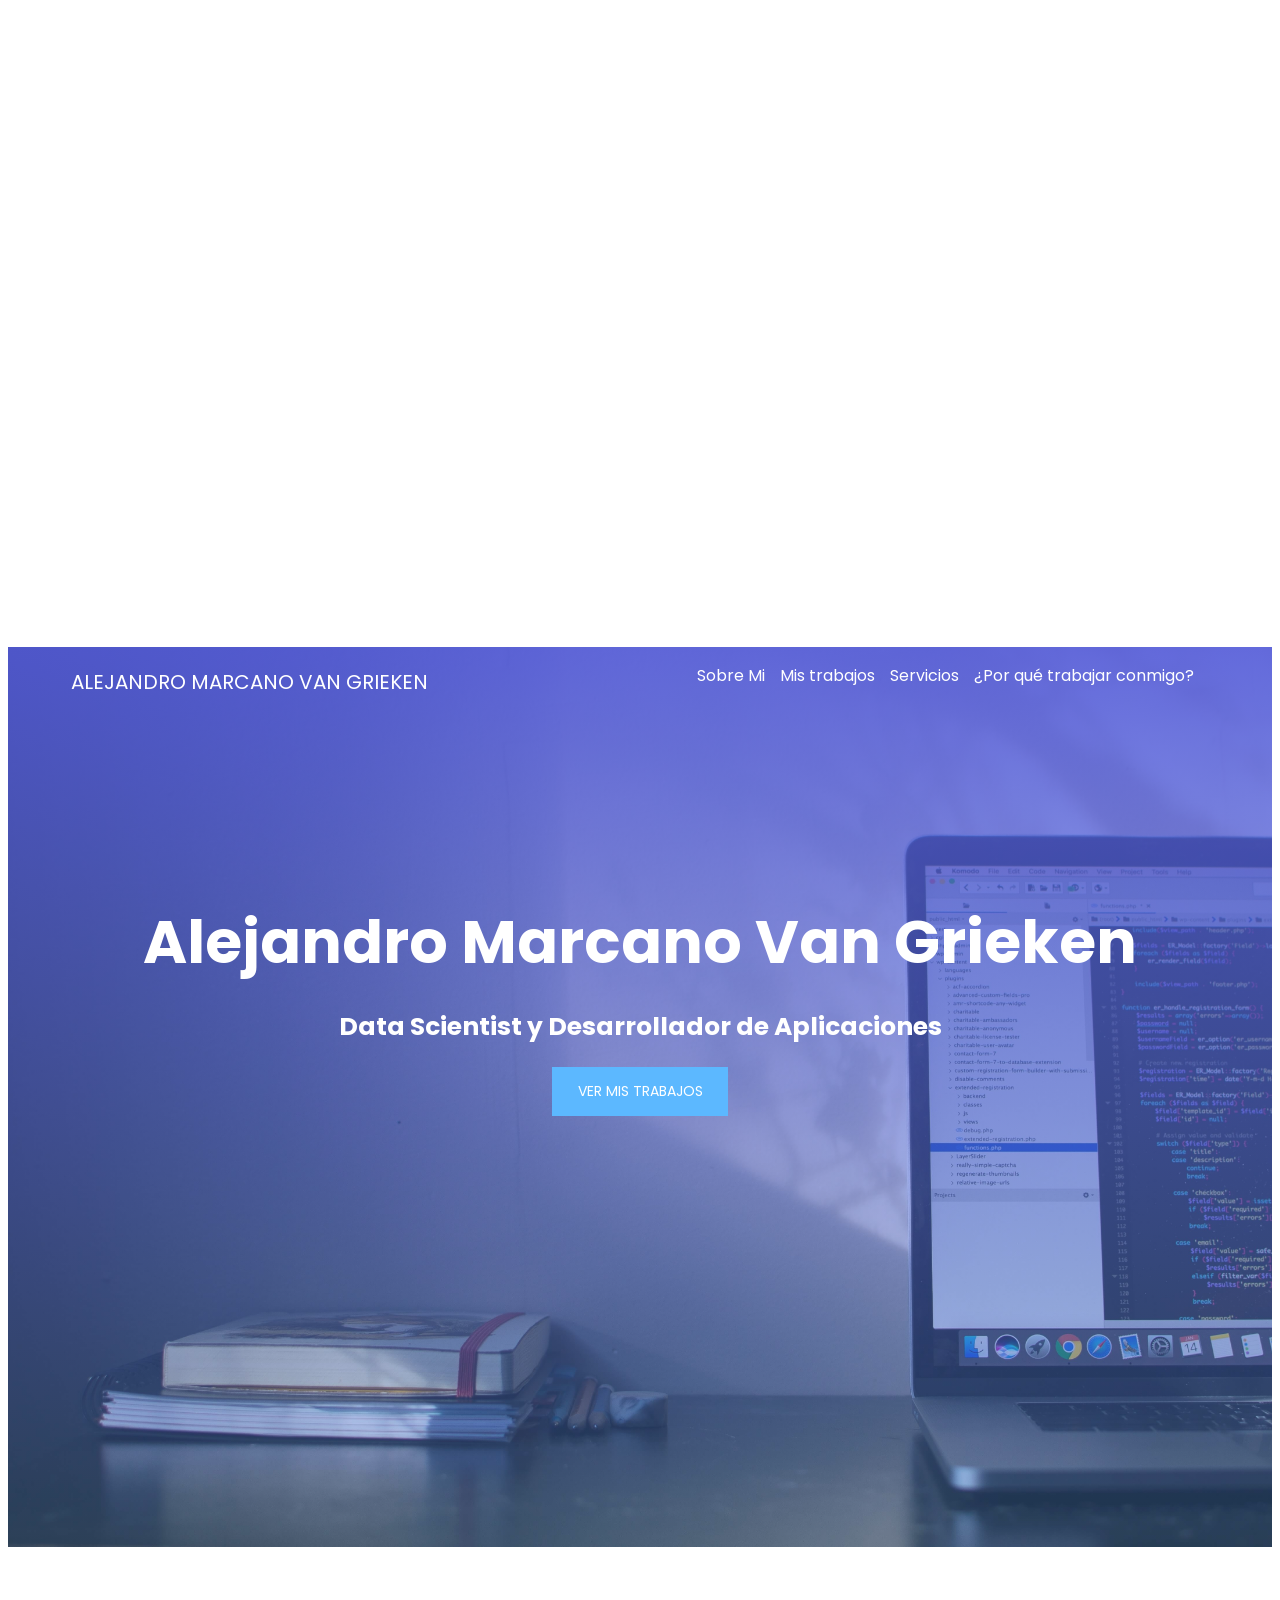
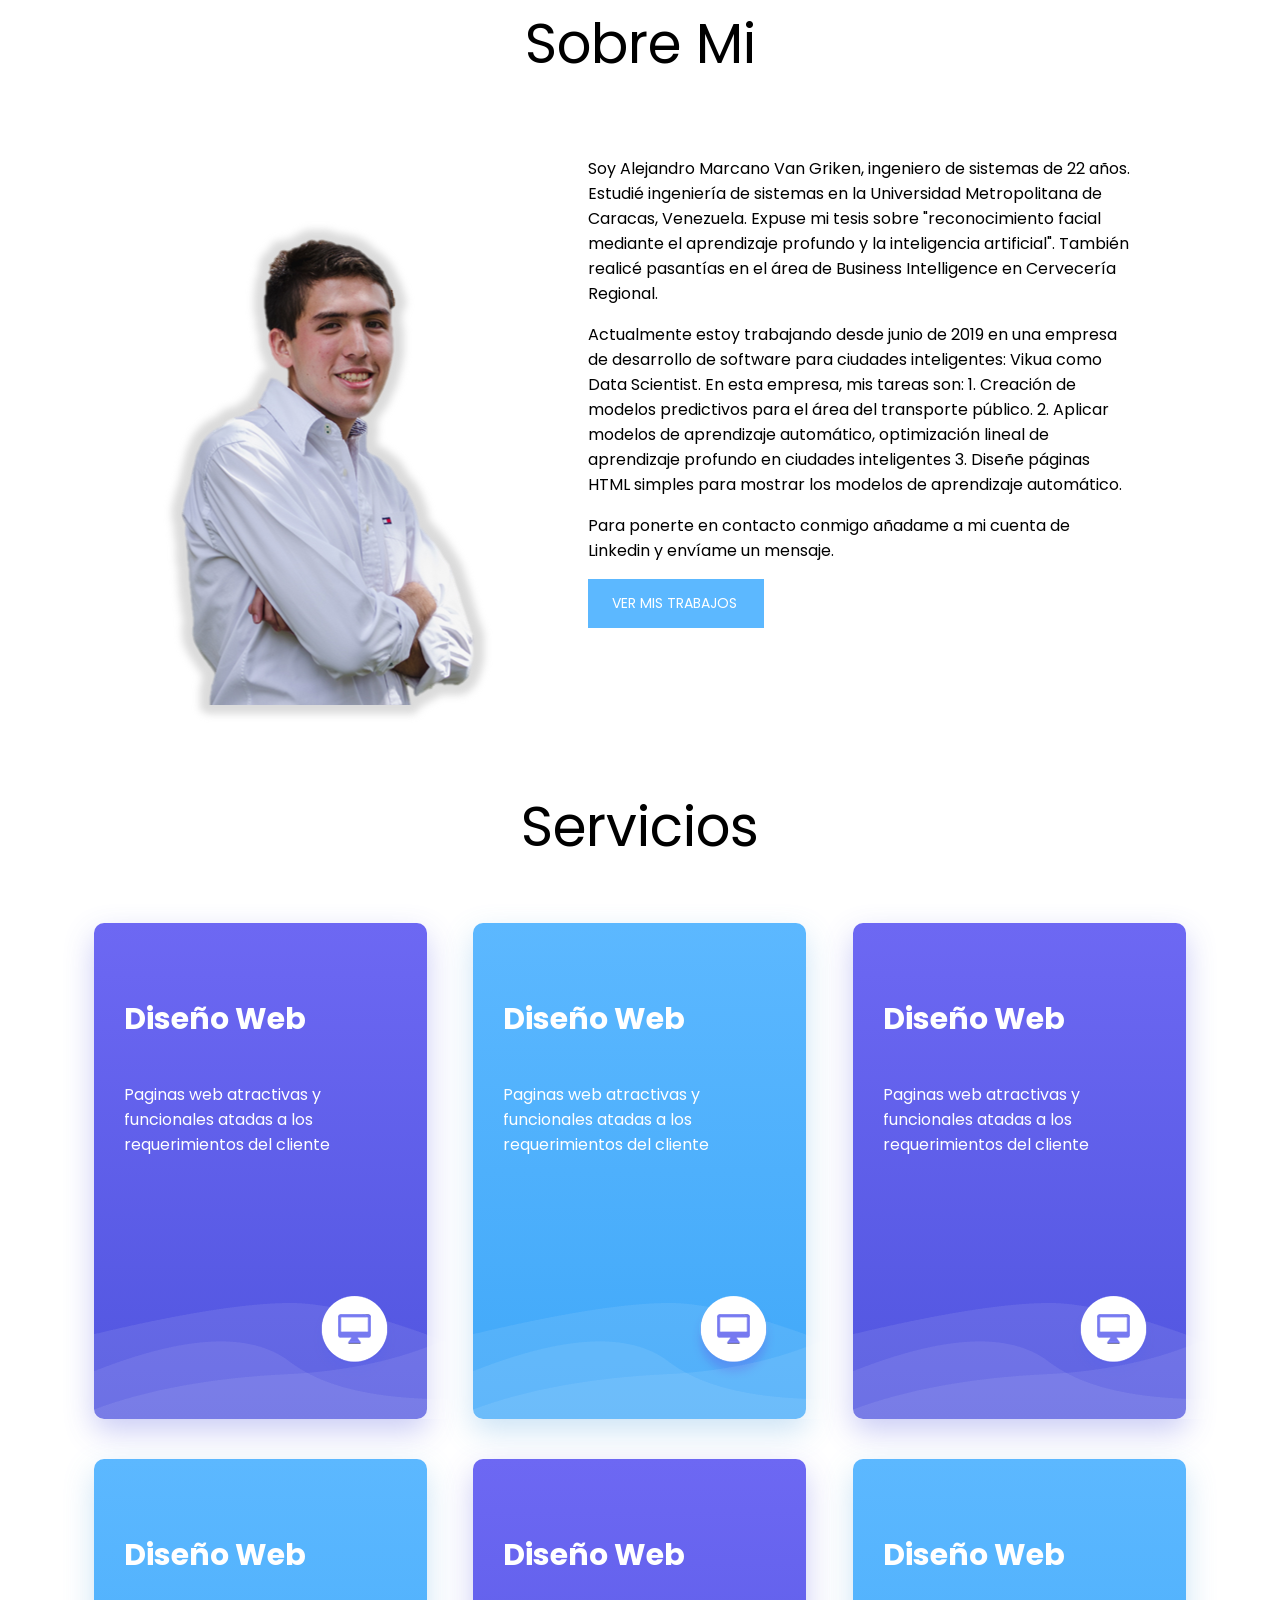
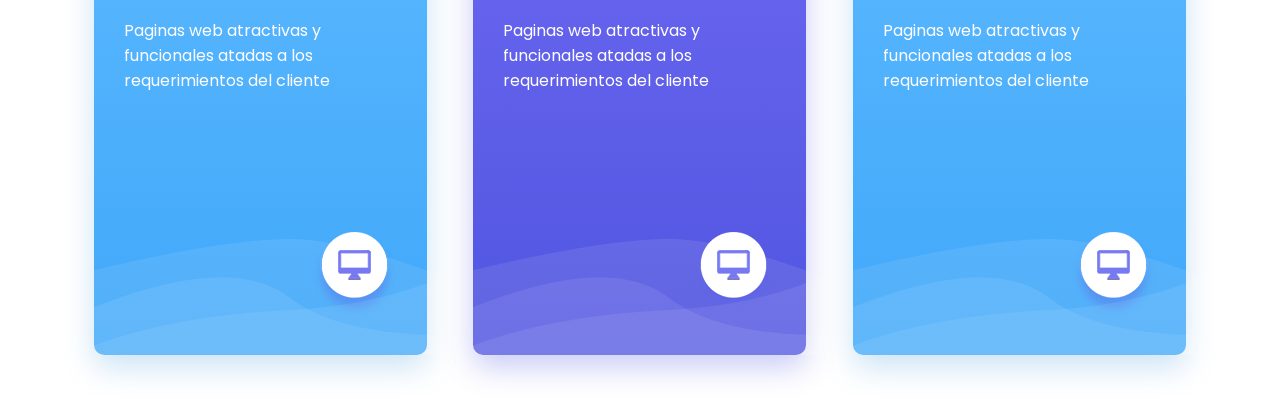
<file: index.html>
<!DOCTYPE html>
<html lang="es">
<head>
    <meta charset="UTF-8">
    <meta name="viewport" content="width=device-width, initial-scale=1.0">
    <title>Alejandro Marcano Van Grieken</title>
    <link rel="stylesheet" href="estilos.css">
    <link href="https://fonts.googleapis.com/css2?family=Poppins:wght@300&display=swap" rel="stylesheet">
    <link rel="stylesheet" href="owl/owl.carousel.min.css">
    <link rel="stylesheet" href="owl/owl.theme.default.min.css">

</head>
<body>
    <div id="particles-js"></div>
    <header>
        <div class="menu">
            <div class="contenedor">
            <p class="logo">ALEJANDRO MARCANO VAN GRIEKEN</p>

            <nav>
                <ul>
                    <li><a href="">Sobre Mi</a></li>
                    <li><a href="">Mis trabajos</a></li>
                    <li><a href="">Servicios</a></li>
                    <li><a href="">¿Por qué trabajar conmigo?</a></li>
                </ul>
            </nav>
            </div>
        </div>

        <div class="contenedor" id="contendor-titulo-flex">
            <div class="contenedor-titulo">
                <h1>Alejandro Marcano Van Grieken</h1>
                <h2>Data Scientist y Desarrollador de Aplicaciones</h2>
                <a href="">VER MIS TRABAJOS</a>
            </div>

        </div>
    </header>



    <main>
        <section id="sobre-mi">
            <div class="contenedor">
                <h3>Sobre Mi</h3>
                <div class="contenedor-sobremi">
                    <div class="computadoras">
                        
                        </BE>
                        <img class="yo" src="imagenes/YO.png" alt="">
                    </div>
                    <div class="texto"> 
                        <p>
                        Soy Alejandro Marcano Van Griken, ingeniero de sistemas de 22 años. Estudié ingeniería de sistemas en la Universidad Metropolitana de Caracas, Venezuela. 
                        Expuse mi tesis sobre "reconocimiento facial mediante el aprendizaje profundo y la inteligencia artificial". También realicé pasantías en el área de Business Intelligence en Cervecería Regional. 
                         </p>
                         <p>
                             
                    Actualmente estoy trabajando desde junio de 2019 en una empresa de desarrollo de software para ciudades inteligentes: Vikua como Data Scientist. En esta empresa, mis tareas son:
                    1. Creación de modelos predictivos para el área del transporte público.
                    2. Aplicar modelos de aprendizaje automático, optimización lineal de aprendizaje profundo en ciudades inteligentes
                    3. Diseñe páginas HTML simples para mostrar los modelos de aprendizaje automático.
                         </p>

                         <p>
                             Para ponerte en contacto conmigo añadame a mi cuenta de Linkedin y envíame un mensaje. 
                         </p>
                         <a href="">VER MIS TRABAJOS</a>
                    </div>

                </div>
            </div>
        </section>

        <section id="servicios">
            <div class="contenedor">
                <h3> Servicios</h3>
                <div class="contenedor-servicios">

                    <div class="servicio violeta">
                        <h4>Diseño Web</h4>
                        <p>Paginas web atractivas y funcionales atadas a los requerimientos del cliente</p>
                        <img class="icono" src="imagenes/monitor.png" alt="">
                        <img class="ondas" src="imagenes/waves.png" alt="">

                    </div>
                    <div class="servicio azul">
                        <h4>Diseño Web</h4>
                        <p>Paginas web atractivas y funcionales atadas a los requerimientos del cliente</p>
                        <img class="icono" src="imagenes/monitor.png" alt="">
                        <img class="ondas" src="imagenes/waves.png" alt="">

                    </div>
                    <div class="servicio violeta">
                        <h4>Diseño Web</h4>
                        <p>Paginas web atractivas y funcionales atadas a los requerimientos del cliente</p>
                        <img class="icono" src="imagenes/monitor.png" alt="">
                        <img class="ondas" src="imagenes/waves.png" alt="">

                    </div>
                    <div class="servicio azul">
                        <h4>Diseño Web</h4>
                        <p>Paginas web atractivas y funcionales atadas a los requerimientos del cliente</p>
                        <img class="icono" src="imagenes/monitor.png" alt="">
                        <img class="ondas" src="imagenes/waves.png" alt="">

                    </div>
                    <div class="servicio violeta">
                        <h4>Diseño Web</h4>
                        <p>Paginas web atractivas y funcionales atadas a los requerimientos del cliente</p>
                        <img class="icono" src="imagenes/monitor.png" alt="">
                        <img class="ondas" src="imagenes/waves.png" alt="">

                    </div>
                    <div class="servicio azul">
                        <h4>Diseño Web</h4>
                        <p>Paginas web atractivas y funcionales atadas a los requerimientos del cliente</p>
                        <img  class="icono" src="imagenes/monitor.png" alt="">
                        <img class="ondas" src="imagenes/waves.png" alt="">

                    </div>



                </div>

            </div>
        </section>
    </main>

    <script
  src="https://code.jquery.com/jquery-3.4.1.min.js"
  integrity="sha256-CSXorXvZcTkaix6Yvo6HppcZGetbYMGWSFlBw8HfCJo="
  crossorigin="anonymous"></script>
    <script src="owl/owl.carousel.min.js"></script>
    <script type="text/javascript" src="js/particles.min.js"></script>
    <script type="text/javascript" src="js/script.js"></script>
</body>
</html>
</file>
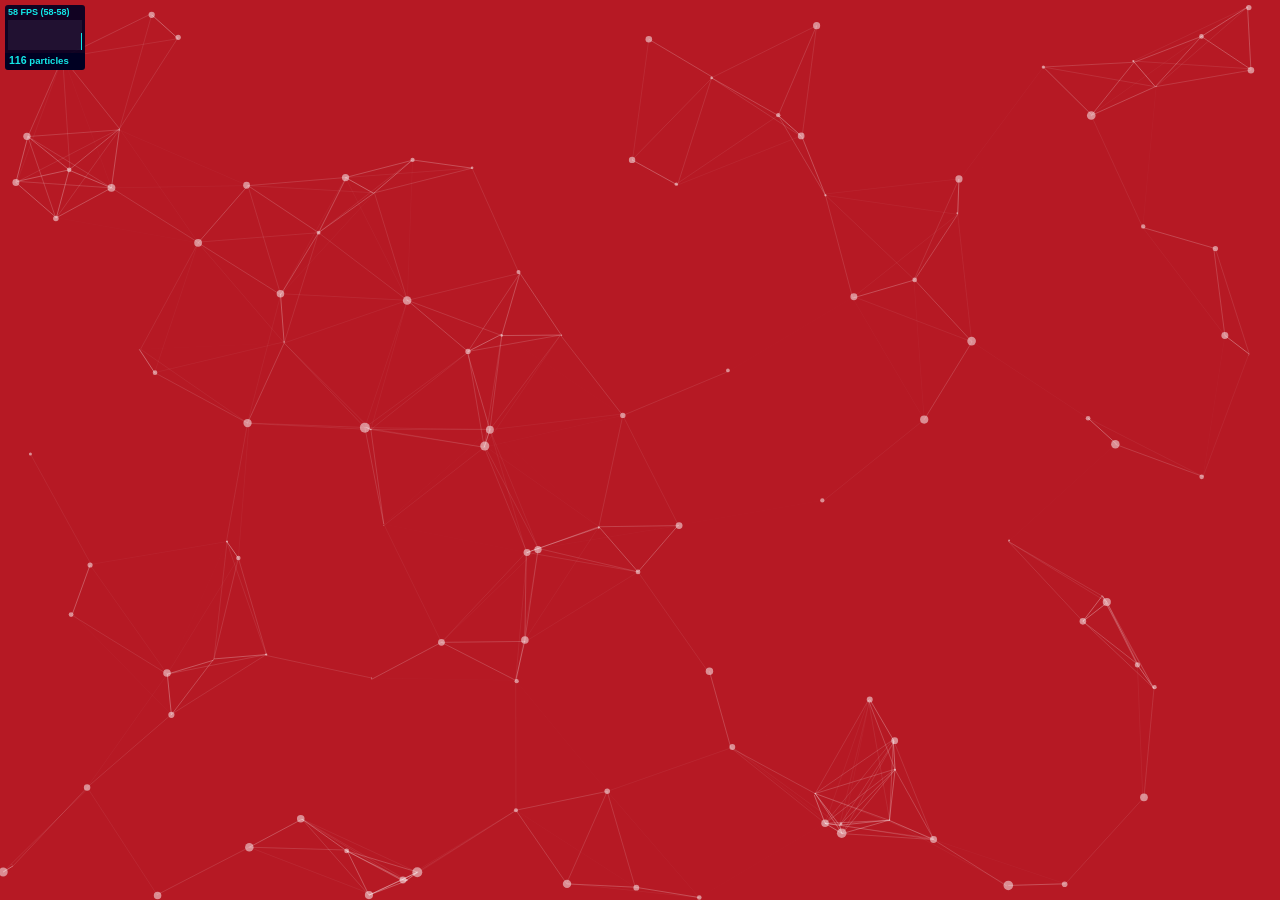
<file: particles.js-master/demo/index.html>
<!DOCTYPE html>
<html lang="en">
<head>
  <meta charset="utf-8">
  <title>particles.js</title>
  <meta name="description" content="particles.js is a lightweight JavaScript library for creating particles.">
  <meta name="author" content="Vincent Garreau" />
  <meta name="viewport" content="width=device-width, initial-scale=1.0, minimum-scale=1.0, maximum-scale=1.0, user-scalable=no">
  <link rel="stylesheet" media="screen" href="css/style.css">
</head>
<body>

<!-- count particles -->
<div class="count-particles">
  <span class="js-count-particles">--</span> particles
</div>

<!-- particles.js container -->
<div id="particles-js"></div>

<!-- scripts -->
<script src="../particles.js"></script>
<script src="js/app.js"></script>

<!-- stats.js -->
<script src="js/lib/stats.js"></script>
<script>
  var count_particles, stats, update;
  stats = new Stats;
  stats.setMode(0);
  stats.domElement.style.position = 'absolute';
  stats.domElement.style.left = '0px';
  stats.domElement.style.top = '0px';
  document.body.appendChild(stats.domElement);
  count_particles = document.querySelector('.js-count-particles');
  update = function() {
    stats.begin();
    stats.end();
    if (window.pJSDom[0].pJS.particles && window.pJSDom[0].pJS.particles.array) {
      count_particles.innerText = window.pJSDom[0].pJS.particles.array.length;
    }
    requestAnimationFrame(update);
  };
  requestAnimationFrame(update);
</script>

</body>
</html>
</file>
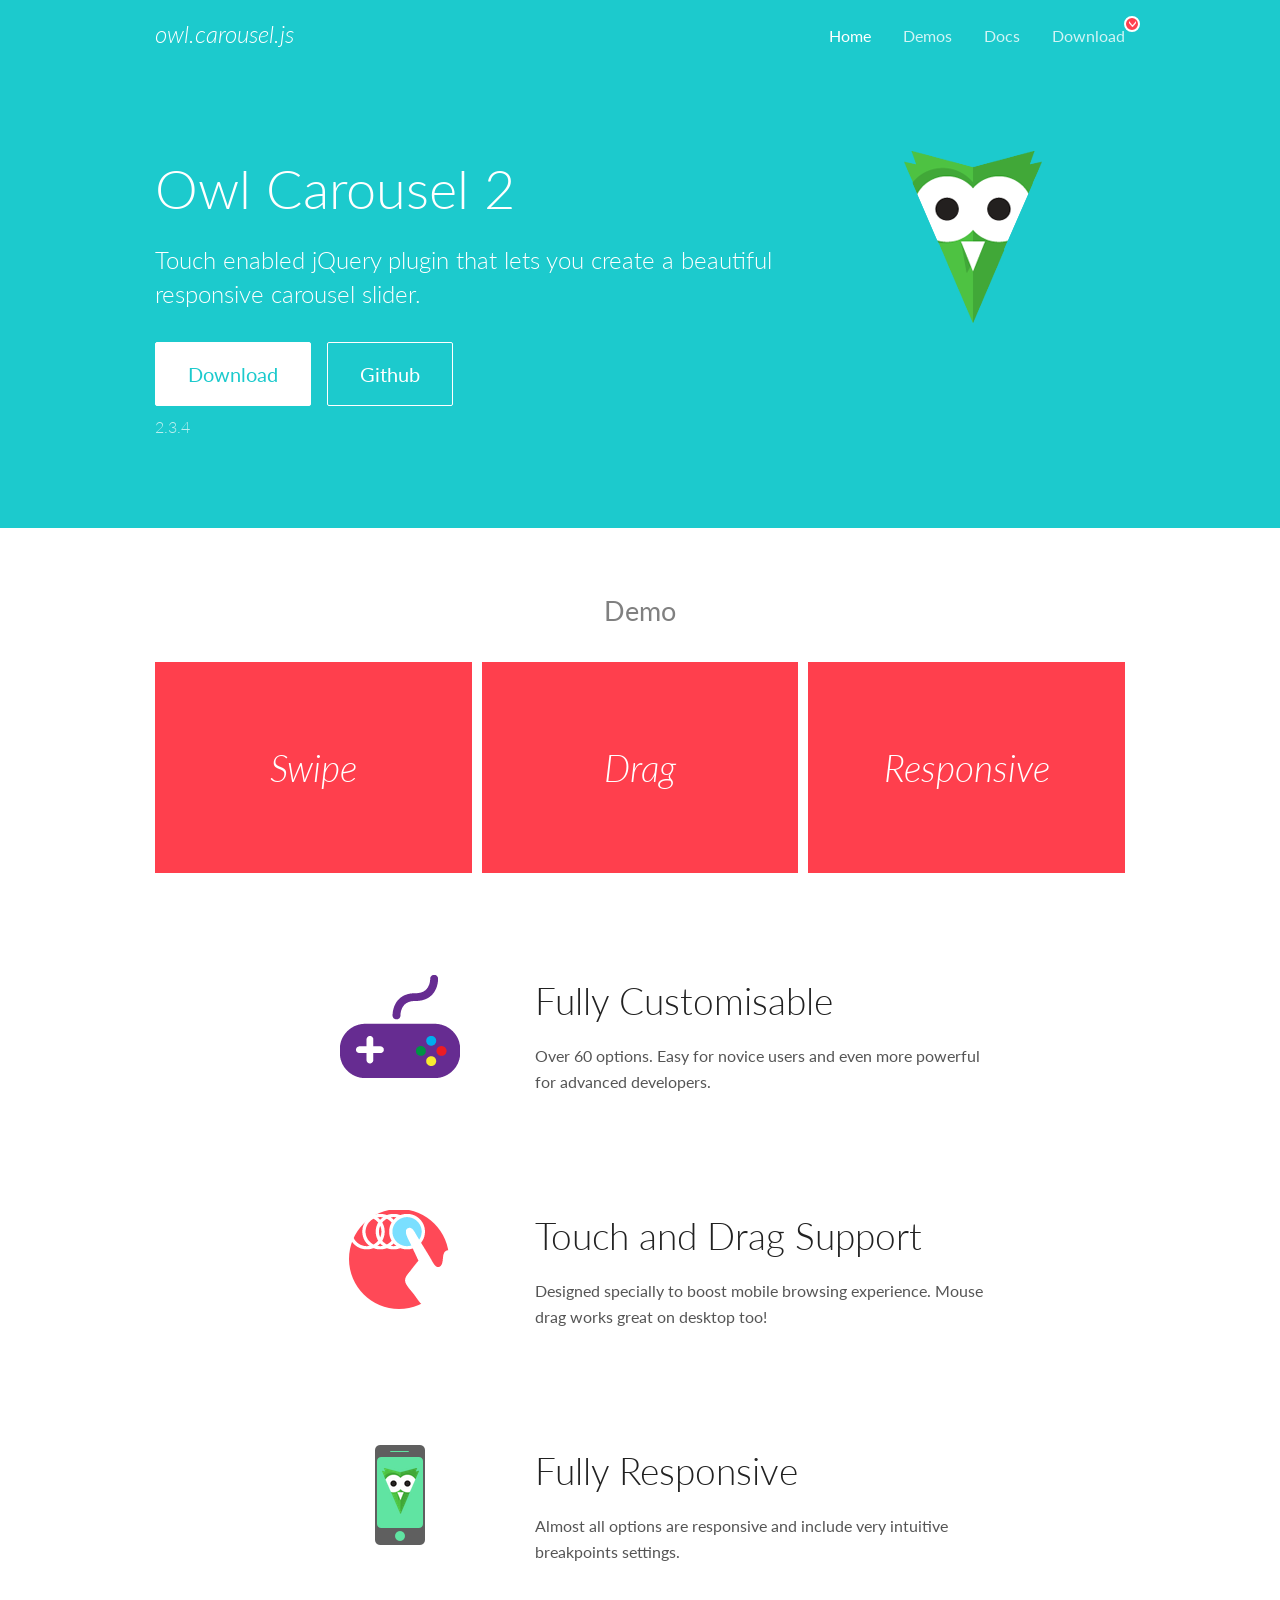
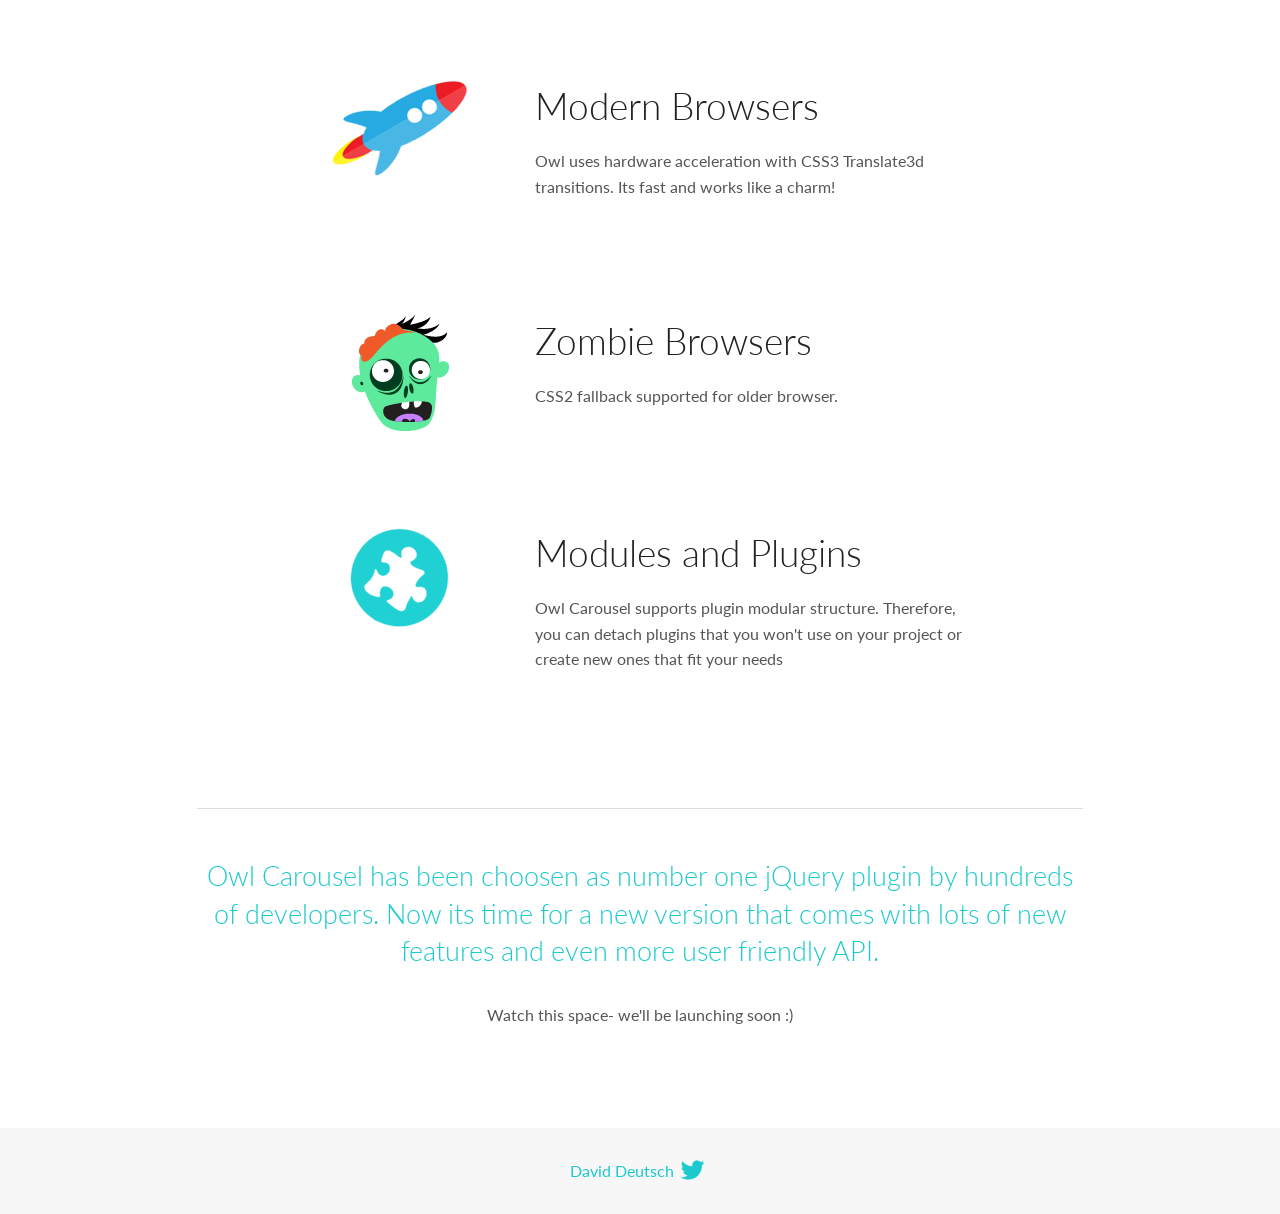
<file: curso pagina web gratis/OwlCarousel2-2.3.4/docs/index.html>
<!DOCTYPE html>
<html lang="en">
  <head>

    <!-- head -->
    <meta charset="utf-8">
    <meta name="msapplication-tap-highlight" content="no" />
    <meta name="viewport" content="width=device-width, initial-scale=1.0" />
    <meta name="description" content="Touch enabled jQuery plugin that lets you create beautiful responsive carousel slider.">
    <meta name="author" content="David Deutsch">
    <title>
      Home | Owl Carousel | 2.3.4
    </title>

    <!-- Stylesheets -->
    <link href='https://fonts.googleapis.com/css?family=Lato:300,400,700,400italic,300italic' rel='stylesheet' type='text/css'>
    <link rel="stylesheet" href="assets/css/docs.theme.min.css">

    <!-- Owl Stylesheets -->
    <link rel="stylesheet" href="assets/owlcarousel/assets/owl.carousel.min.css">
    <link rel="stylesheet" href="assets/owlcarousel/assets/owl.theme.default.min.css">

    <!-- HTML5 shim and Respond.js IE8 support of HTML5 elements and media queries -->

    <!--[if lt IE 9]>
      <script src="https://oss.maxcdn.com/libs/html5shiv/3.7.0/html5shiv.js"></script>
      <script src="https://oss.maxcdn.com/libs/respond.js/1.3.0/respond.min.js"></script>
    <![endif]-->

    <!-- Favicons -->
    <link rel="apple-touch-icon-precomposed" sizes="144x144" href="assets/ico/apple-touch-icon-144-precomposed.png">
    <link rel="shortcut icon" href="assets/ico/favicon.png">
    <link rel="shortcut icon" href="favicon.ico">

    <!-- Yeah i know js should not be in header. Its required for demos.-->

    <!-- javascript -->
    <script src="assets/vendors/jquery.min.js"></script>
    <script src="assets/owlcarousel/owl.carousel.js"></script>
  </head>
  <body>

    <!-- header -->
    <header class="header">
      <div class="row">
        <div class="large-12 columns">
          <div class="brand left">
            <h3>
              <a href="/OwlCarousel2/">owl.carousel.js</a> 
            </h3>
          </div>
          <a id="toggle-nav" class="right">
            <span></span> <span></span> <span></span> 
          </a> 
          <div class="nav-bar">
            <ul class="clearfix">
              <li class="active">
                <a href="/OwlCarousel2/index.html">Home</a> 
              </li>
              <li> <a href="/OwlCarousel2/demos/demos.html">Demos</a>  </li>
              <li> <a href="/OwlCarousel2/docs/started-welcome.html">Docs</a>  </li>
              <li>
                <a href="https://github.com/OwlCarousel2/OwlCarousel2/archive/2.3.4.zip">Download</a> 
                <span class="download"></span> 
              </li>
            </ul>
          </div>
        </div>
      </div>
    </header>

    <!-- home panel -->
    <section id="hero">
      <div class="row">
        <div class="large-8 medium-8 columns">
          <h1>Owl Carousel 2</h1>
          <h4>Touch enabled jQuery plugin that lets you create a beautiful responsive carousel slider.</h4>
          <a href="https://github.com/OwlCarousel2/OwlCarousel2/archive/2.3.4.zip" class="hero-button">Download</a> 
          <a href="https://github.com/OwlCarousel2/OwlCarousel2" class="hero-button outline">Github</a> 
          <p>2.3.4</p>
        </div>
        <div class="large-4 medium-4 columns">
          <img class="owl-logo" src="assets/img/owl-logo.png" alt="mr. Owl">
        </div>
      </div>
    </section>

    <!-- body -->
    <div class="home-demo">
      <div class="row">
        <div class="large-12 columns">
          <h3>Demo</h3>
          <div class="owl-carousel">
            <div class="item">
              <h2>Swipe</h2>
            </div>
            <div class="item">
              <h2>Drag</h2>
            </div>
            <div class="item">
              <h2>Responsive</h2>
            </div>
            <div class="item">
              <h2>CSS3</h2>
            </div>
            <div class="item">
              <h2>Fast</h2>
            </div>
            <div class="item">
              <h2>Easy</h2>
            </div>
            <div class="item">
              <h2>Free</h2>
            </div>
            <div class="item">
              <h2>Upgradable</h2>
            </div>
            <div class="item">
              <h2>Tons of options</h2>
            </div>
            <div class="item">
              <h2>Infinity</h2>
            </div>
            <div class="item">
              <h2>Auto Width</h2>
            </div>
          </div>
        </div>
      </div>
    </div>
    <script>
      var owl = $('.owl-carousel');
      owl.owlCarousel({
        margin: 10,
        loop: true,
        responsive: {
          0: {
            items: 1
          },
          600: {
            items: 2
          },
          1000: {
            items: 3
          }
        }
      })
    </script>

    <!-- features -->
    <div id="features">
      <div class="row">
        <div class="small-12 medium-9 small-centered columns">
          <section class="row feature">
            <div class="medium-4 small-12 columns">
              <img src="assets/img/feature-options.png" alt="">
            </div>
            <div class="medium-8 small-12 columns">
              <h2>Fully Customisable</h2>
              <p>Over 60 options. Easy for novice users and even more powerful for advanced developers.</p>
            </div>
          </section>
          <section class="row feature">
            <div class="medium-4 small-12 columns">
              <img src="assets/img/feature-drag.png" alt="">
            </div>
            <div class="medium-8 small-12 columns">
              <h2>Touch and Drag Support</h2>
              <p>Designed specially to boost mobile browsing experience. Mouse drag works great on desktop too!</p>
            </div>
          </section>
          <section class="row feature">
            <div class="medium-4 small-12 columns">
              <img src="assets/img/feature-responsive.png" alt="">
            </div>
            <div class="medium-8 small-12 columns">
              <h2>Fully Responsive</h2>
              <p>Almost all options are responsive and include very intuitive breakpoints settings.</p>
            </div>
          </section>
          <section class="row feature">
            <div class="medium-4 small-12 columns">
              <img src="assets/img/feature-modern.png" alt="">
            </div>
            <div class="medium-8 small-12 columns">
              <h2>Modern Browsers</h2>
              <p>Owl uses hardware acceleration with CSS3 Translate3d transitions. Its fast and works like a charm! </p>
            </div>
          </section>
          <section class="row feature">
            <div class="medium-4 small-12 columns">
              <img src="assets/img/feature-zombie.png" alt="">
            </div>
            <div class="medium-8 small-12 columns">
              <h2>Zombie Browsers</h2>
              <p>CSS2 fallback supported for older browser.</p>
            </div>
          </section>
          <section class="row feature">
            <div class="medium-4 small-12 columns">
              <img src="assets/img/feature-module.png" alt="">
            </div>
            <div class="medium-8 small-12 columns">
              <h2>Modules and Plugins</h2>
              <p>Owl Carousel supports plugin modular structure. Therefore, you can detach plugins that you won&#x27;t use on your project or create new ones that fit your needs</p>
            </div>
          </section>
        </div>
      </div>
    </div>

    <!-- footer -->
    <section id="teaser-text">
      <div class="row">
        <div class="small-12 medium-11 small-centered columns">
          <hr>
          <h3 id="owl-carousel-has-been-choosen-as-number-one-jquery-plugin-by-hundreds-of-developers-now-its-time-for-a-new-version-that-comes-with-lots-of-new-features-and-even-more-user-friendly-api-">Owl Carousel has been choosen as number one jQuery plugin by hundreds of developers. Now its time for a new version that comes with lots of new features and even more user friendly API.</h3>
          <p>Watch this space- we&#39;ll be launching soon :)</p>
        </div>
      </div>
    </section>

    <!-- footer -->
    <footer class="footer">
      <div class="row">
        <div class="large-12 columns">
          <h5>
            <a href="/OwlCarousel2/docs/support-contact.html">David Deutsch</a> 
            <a id="custom-tweet-button" href="https://twitter.com/share?url=https://github.com/OwlCarousel2/OwlCarousel2&text=Owl Carousel - This is so awesome! " target="_blank"></a> 
          </h5>
        </div>
      </div>
    </footer>

    <!-- vendors -->
    <script src="assets/vendors/highlight.js"></script>
    <script src="assets/js/app.js"></script>
  </body>
</html>
</file>
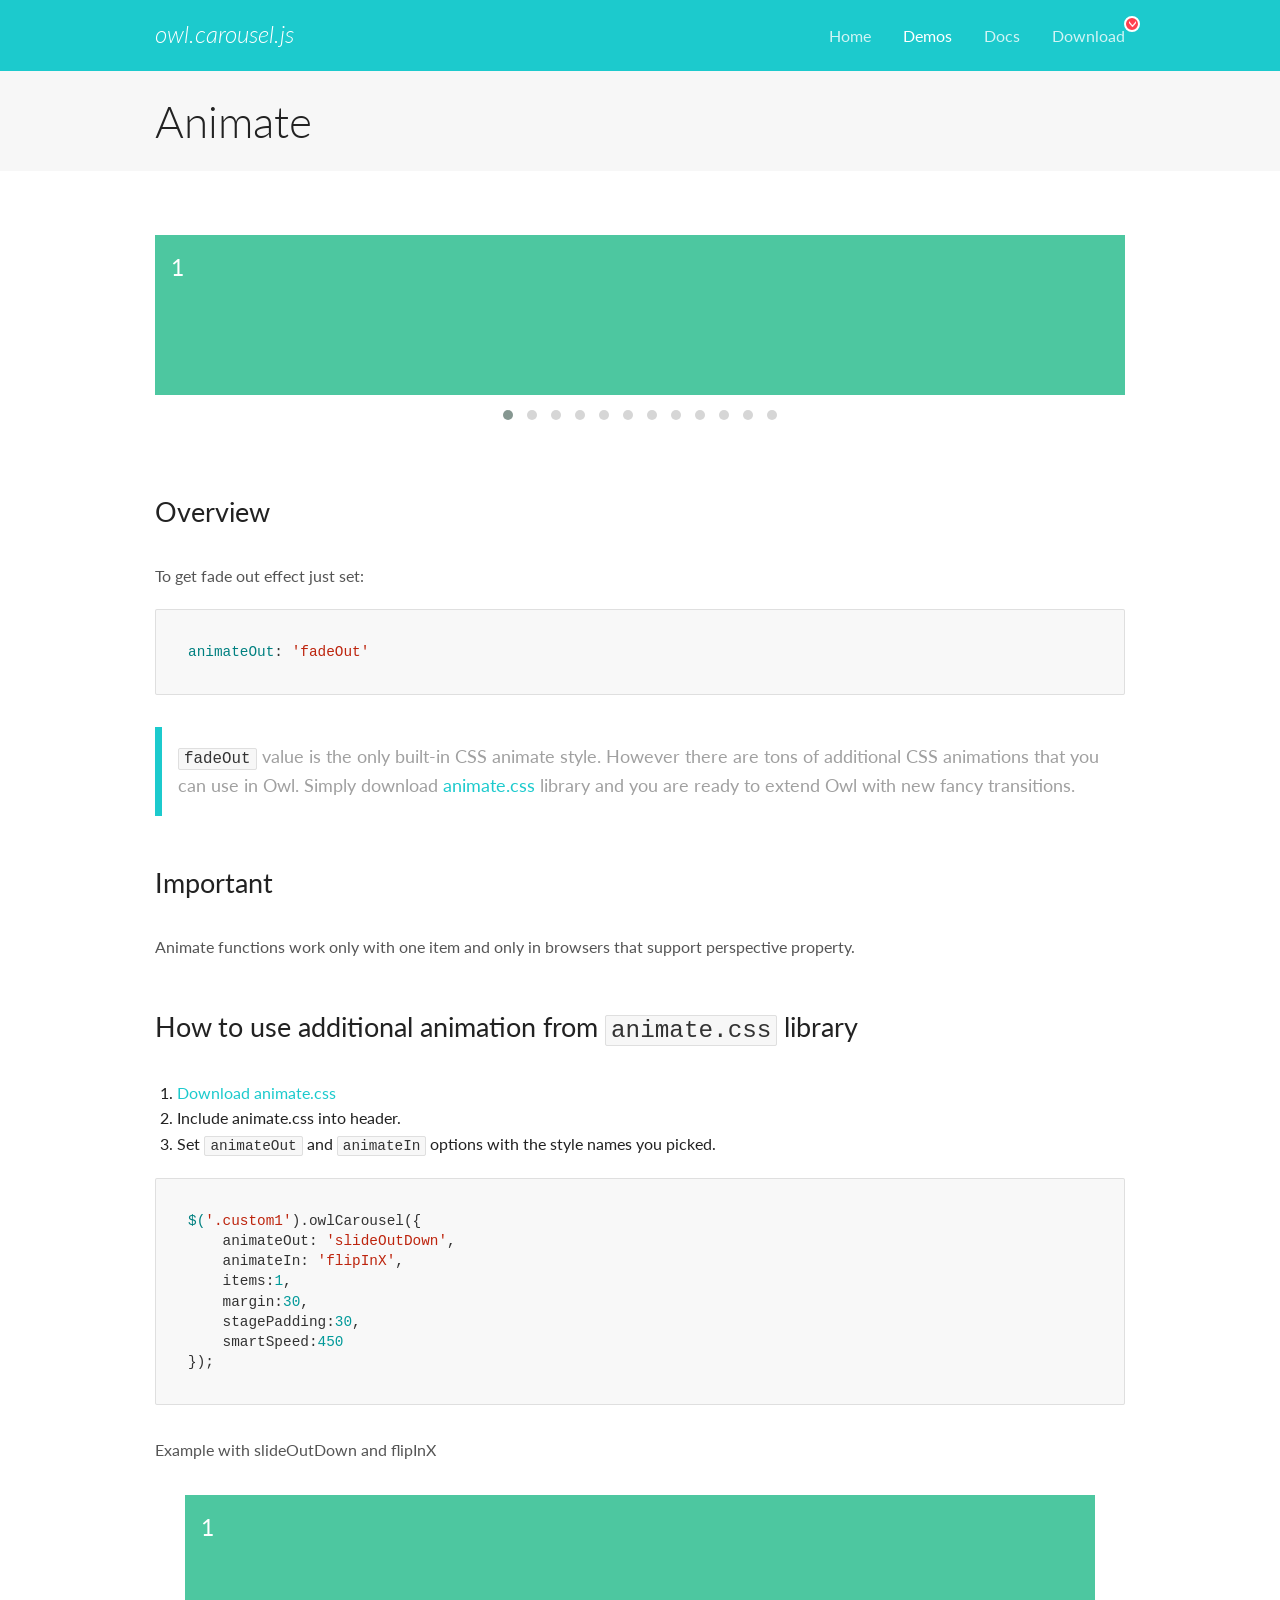
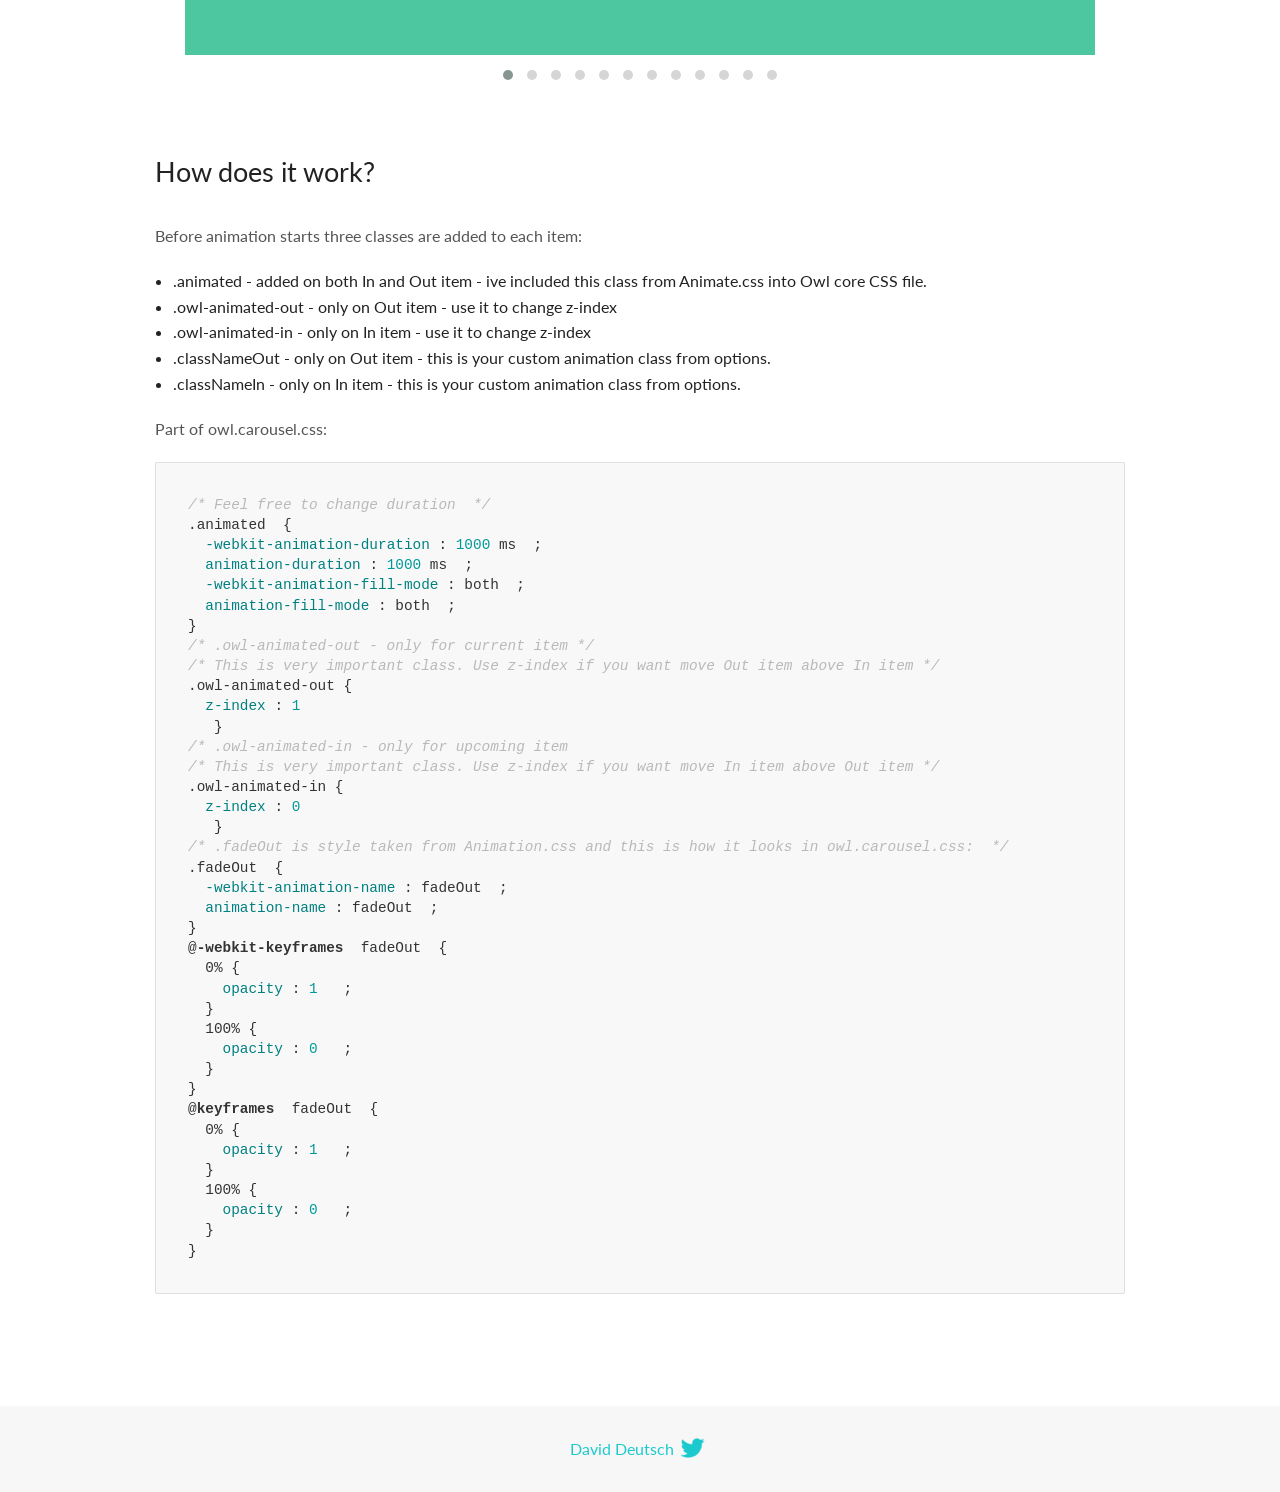
<file: curso pagina web gratis/OwlCarousel2-2.3.4/docs/demos/animate.html>
<!DOCTYPE html>
<html lang="en">
  <head>

    <!-- head -->
    <meta charset="utf-8">
    <meta name="msapplication-tap-highlight" content="no" />
    <meta name="viewport" content="width=device-width, initial-scale=1.0" />
    <meta name="description" content="Animate carousel">
    <meta name="author" content="David Deutsch">
    <title>
      Animate Demo | Owl Carousel | 2.3.4
    </title>

    <!-- Stylesheets -->
    <link href='https://fonts.googleapis.com/css?family=Lato:300,400,700,400italic,300italic' rel='stylesheet' type='text/css'>
    <link rel="stylesheet" href="../assets/css/docs.theme.min.css">

    <!-- Owl Stylesheets -->
    <link rel="stylesheet" href="../assets/owlcarousel/assets/owl.carousel.min.css">
    <link rel="stylesheet" href="../assets/owlcarousel/assets/owl.theme.default.min.css">

    <!-- HTML5 shim and Respond.js IE8 support of HTML5 elements and media queries -->

    <!--[if lt IE 9]>
      <script src="https://oss.maxcdn.com/libs/html5shiv/3.7.0/html5shiv.js"></script>
      <script src="https://oss.maxcdn.com/libs/respond.js/1.3.0/respond.min.js"></script>
    <![endif]-->

    <!-- Favicons -->
    <link rel="apple-touch-icon-precomposed" sizes="144x144" href="../assets/ico/apple-touch-icon-144-precomposed.png">
    <link rel="shortcut icon" href="../assets/ico/favicon.png">
    <link rel="shortcut icon" href="favicon.ico">

    <!-- Yeah i know js should not be in header. Its required for demos.-->

    <!-- javascript -->
    <script src="../assets/vendors/jquery.min.js"></script>
    <script src="../assets/owlcarousel/owl.carousel.js"></script>
  </head>
  <body>

    <!-- header -->
    <header class="header">
      <div class="row">
        <div class="large-12 columns">
          <div class="brand left">
            <h3>
              <a href="/OwlCarousel2/">owl.carousel.js</a> 
            </h3>
          </div>
          <a id="toggle-nav" class="right">
            <span></span> <span></span> <span></span> 
          </a> 
          <div class="nav-bar">
            <ul class="clearfix">
              <li> <a href="/OwlCarousel2/index.html">Home</a>  </li>
              <li class="active">
                <a href="/OwlCarousel2/demos/demos.html">Demos</a> 
              </li>
              <li> <a href="/OwlCarousel2/docs/started-welcome.html">Docs</a>  </li>
              <li>
                <a href="https://github.com/OwlCarousel2/OwlCarousel2/archive/2.3.4.zip">Download</a> 
                <span class="download"></span> 
              </li>
            </ul>
          </div>
        </div>
      </div>
    </header>

    <!-- title -->
    <section class="title">
      <div class="row">
        <div class="large-12 columns">
          <h1>Animate</h1>
        </div>
      </div>
    </section>

    <!--  Demos -->
    <section id="demos">
      <div class="row">
        <div class="large-12 columns">
          <div class="fadeOut owl-carousel owl-theme">
            <div class="item">
              <h4>1</h4>
            </div>
            <div class="item">
              <h4>2</h4>
            </div>
            <div class="item">
              <h4>3</h4>
            </div>
            <div class="item">
              <h4>4</h4>
            </div>
            <div class="item">
              <h4>5</h4>
            </div>
            <div class="item">
              <h4>6</h4>
            </div>
            <div class="item">
              <h4>7</h4>
            </div>
            <div class="item">
              <h4>8</h4>
            </div>
            <div class="item">
              <h4>9</h4>
            </div>
            <div class="item">
              <h4>10</h4>
            </div>
            <div class="item">
              <h4>11</h4>
            </div>
            <div class="item">
              <h4>12</h4>
            </div>
          </div>
          <h3 id="overview">Overview</h3>
          <p>To get fade out effect just set:</p>
          <pre><code>animateOut: &#39;fadeOut&#39;</code></pre>
          <blockquote>
            <p><code>fadeOut</code> value is the only built-in CSS animate style. However there are tons of additional CSS animations that you can use in Owl. Simply download
              <a href="https://daneden.github.io/animate.css/">animate.css</a>  library and you are ready to extend Owl with new fancy transitions.</p>
          </blockquote>
          <h3 id="important">Important</h3>
          <p>Animate functions work only with one item and only in browsers that support perspective property.</p>
          <h3 id="how-to-use-additional-animation-from-animate-css-library">How to use additional animation from <code>animate.css</code> library</h3>
          <ol>
            <li> <a href="https://daneden.github.io/animate.css/">Download animate.css</a>  </li>
            <li>Include animate.css into header.</li>
            <li>Set <code>animateOut</code> and <code>animateIn</code> options with the style names you picked.</li>
          </ol>
          <pre><code>$(&#39;.custom1&#39;).owlCarousel({
    animateOut: &#39;slideOutDown&#39;,
    animateIn: &#39;flipInX&#39;,
    items:1,
    margin:30,
    stagePadding:30,
    smartSpeed:450
});</code></pre>
          <p>Example with slideOutDown and flipInX</p>
          <div class="custom1 owl-carousel owl-theme">
            <div class="item">
              <h4>1</h4>
            </div>
            <div class="item">
              <h4>2</h4>
            </div>
            <div class="item">
              <h4>3</h4>
            </div>
            <div class="item">
              <h4>4</h4>
            </div>
            <div class="item">
              <h4>5</h4>
            </div>
            <div class="item">
              <h4>6</h4>
            </div>
            <div class="item">
              <h4>7</h4>
            </div>
            <div class="item">
              <h4>8</h4>
            </div>
            <div class="item">
              <h4>9</h4>
            </div>
            <div class="item">
              <h4>10</h4>
            </div>
            <div class="item">
              <h4>11</h4>
            </div>
            <div class="item">
              <h4>12</h4>
            </div>
          </div>
          <h3 id="how-does-it-work-">How does it work?</h3>
          <p>Before animation starts three classes are added to each item:</p>
          <ul>
            <li>.animated - added on both In and Out item - ive included this class from Animate.css into Owl core CSS file.</li>
            <li>.owl-animated-out - only on Out item - use it to change z-index</li>
            <li>.owl-animated-in - only on In item - use it to change z-index</li>
            <li>.classNameOut - only on Out item - this is your custom animation class from options.</li>
            <li>.classNameIn - only on In item - this is your custom animation class from options.</li>
          </ul>
          <p>Part of owl.carousel.css:</p>
          <pre><code class="language-css"><span class="comment">/* Feel free to change duration  */</span> 
<span class="class">.animated</span>  <span class="rules">{
  <span class="rule"><span class="attribute">-webkit-animation-duration</span> :<span class="value"> <span class="number">1000</span> ms</span> </span> ;
  <span class="rule"><span class="attribute">animation-duration</span> :<span class="value"> <span class="number">1000</span> ms</span> </span> ;
  <span class="rule"><span class="attribute">-webkit-animation-fill-mode</span> :<span class="value"> both</span> </span> ;
  <span class="rule"><span class="attribute">animation-fill-mode</span> :<span class="value"> both</span> </span> ;
<span class="rule">}</span> </span> 
<span class="comment">/* .owl-animated-out - only for current item */</span> 
<span class="comment">/* This is very important class. Use z-index if you want move Out item above In item */</span> 
<span class="class">.owl-animated-out</span> <span class="rules">{
  <span class="rule"><span class="attribute">z-index</span> :<span class="value"> <span class="number">1</span> 
</span> </span> </span> }
<span class="comment">/* .owl-animated-in - only for upcoming item
/* This is very important class. Use z-index if you want move In item above Out item */</span> 
<span class="class">.owl-animated-in</span> <span class="rules">{
  <span class="rule"><span class="attribute">z-index</span> :<span class="value"> <span class="number">0</span> 
</span> </span> </span> }
<span class="comment">/* .fadeOut is style taken from Animation.css and this is how it looks in owl.carousel.css:  */</span> 
<span class="class">.fadeOut</span>  <span class="rules">{
  <span class="rule"><span class="attribute">-webkit-animation-name</span> :<span class="value"> fadeOut</span> </span> ;
  <span class="rule"><span class="attribute">animation-name</span> :<span class="value"> fadeOut</span> </span> ;
<span class="rule">}</span> </span> 
<span class="at_rule">@<span class="keyword">-webkit-keyframes</span>  fadeOut </span> {
  0% <span class="rules">{
    <span class="rule"><span class="attribute">opacity</span> :<span class="value"> <span class="number">1</span> </span> </span> ;
  <span class="rule">}</span> </span> 
  100% <span class="rules">{
    <span class="rule"><span class="attribute">opacity</span> :<span class="value"> <span class="number">0</span> </span> </span> ;
  <span class="rule">}</span> </span> 
}
<span class="at_rule">@<span class="keyword">keyframes</span>  fadeOut </span> {
  0% <span class="rules">{
    <span class="rule"><span class="attribute">opacity</span> :<span class="value"> <span class="number">1</span> </span> </span> ;
  <span class="rule">}</span> </span> 
  100% <span class="rules">{
    <span class="rule"><span class="attribute">opacity</span> :<span class="value"> <span class="number">0</span> </span> </span> ;
  <span class="rule">}</span> </span> 
}</code></pre>
          <link rel="stylesheet" href="../assets/css/animate.css">
          <script>
            jQuery(document).ready(function($) {
              $('.fadeOut').owlCarousel({
                items: 1,
                animateOut: 'fadeOut',
                loop: true,
                margin: 10,
              });
              $('.custom1').owlCarousel({
                animateOut: 'slideOutDown',
                animateIn: 'flipInX',
                items: 1,
                margin: 30,
                stagePadding: 30,
                smartSpeed: 450
              });
            });
          </script>
        </div>
      </div>
    </section>

    <!-- footer -->
    <footer class="footer">
      <div class="row">
        <div class="large-12 columns">
          <h5>
            <a href="/OwlCarousel2/docs/support-contact.html">David Deutsch</a> 
            <a id="custom-tweet-button" href="https://twitter.com/share?url=https://github.com/OwlCarousel2/OwlCarousel2&text=Owl Carousel - This is so awesome! " target="_blank"></a> 
          </h5>
        </div>
      </div>
    </footer>

    <!-- vendors -->
    <script src="../assets/vendors/highlight.js"></script>
    <script src="../assets/js/app.js"></script>
  </body>
</html>
</file>
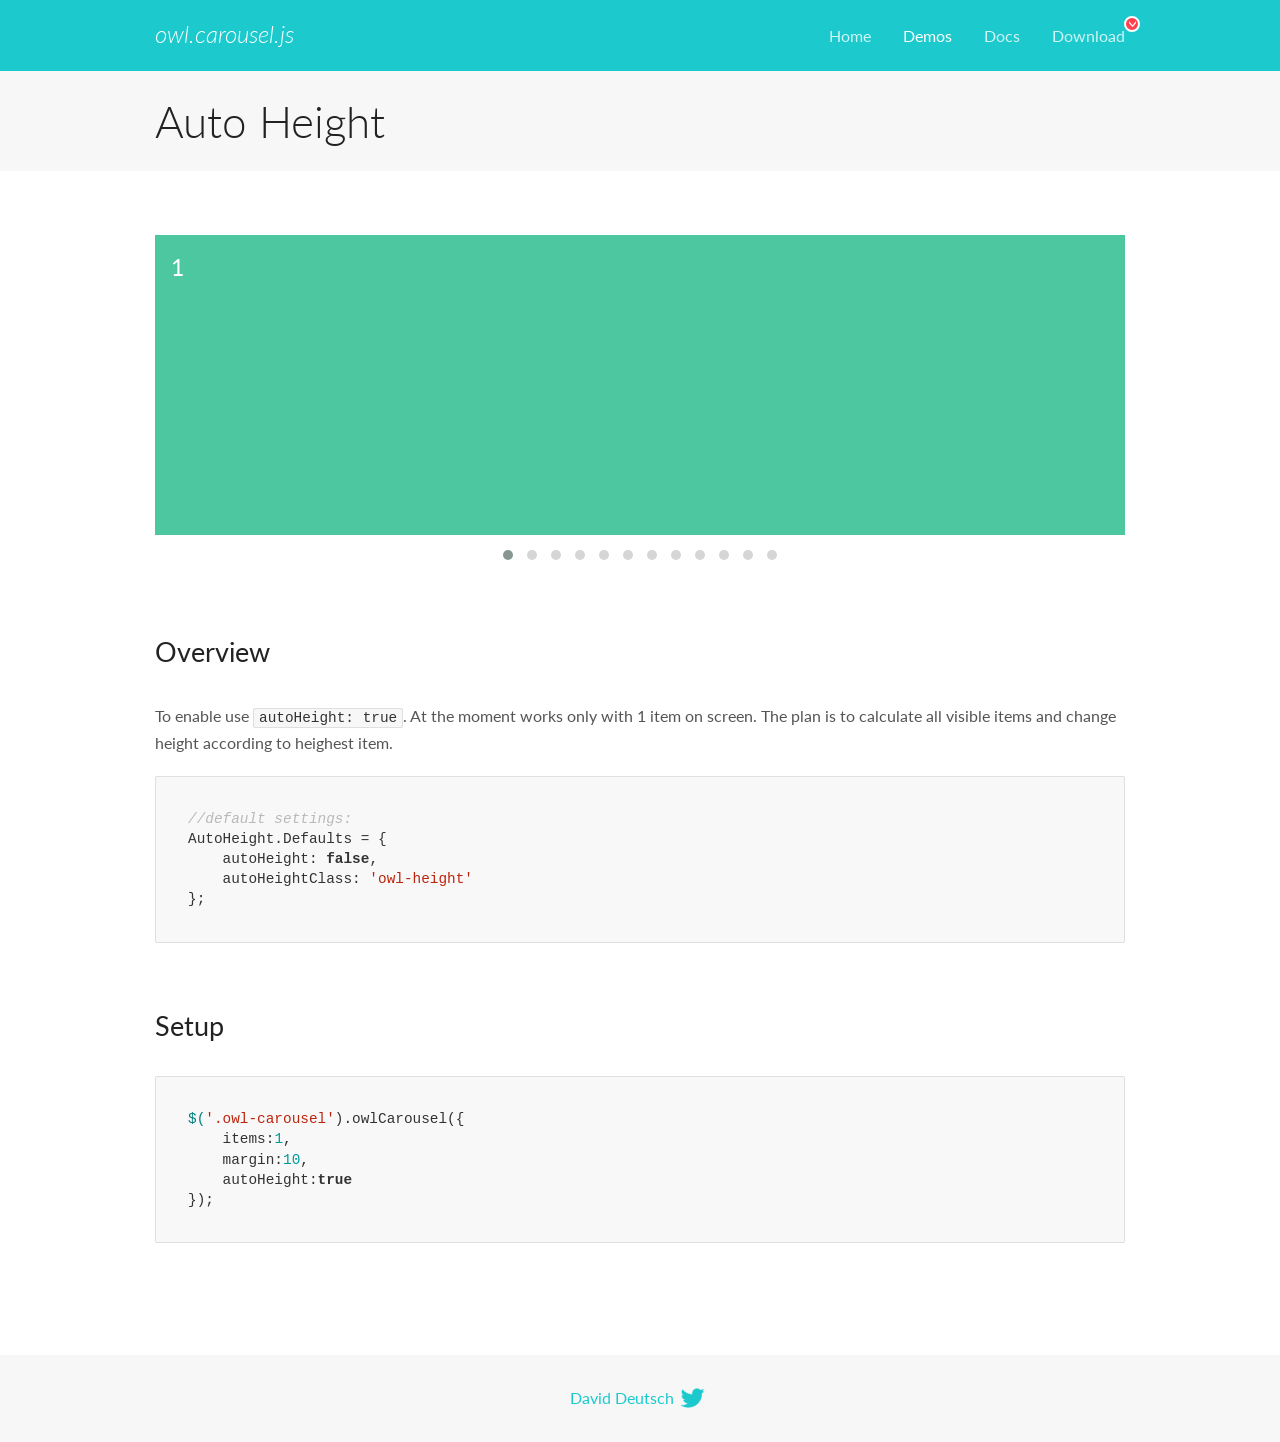
<file: curso pagina web gratis/OwlCarousel2-2.3.4/docs/demos/autoheight.html>
<!DOCTYPE html>
<html lang="en">
  <head>

    <!-- head -->
    <meta charset="utf-8">
    <meta name="msapplication-tap-highlight" content="no" />
    <meta name="viewport" content="width=device-width, initial-scale=1.0" />
    <meta name="description" content="autoHeight usage demo">
    <meta name="author" content="David Deutsch">
    <title>
      Auto Height Demo | Owl Carousel | 2.3.4
    </title>

    <!-- Stylesheets -->
    <link href='https://fonts.googleapis.com/css?family=Lato:300,400,700,400italic,300italic' rel='stylesheet' type='text/css'>
    <link rel="stylesheet" href="../assets/css/docs.theme.min.css">

    <!-- Owl Stylesheets -->
    <link rel="stylesheet" href="../assets/owlcarousel/assets/owl.carousel.min.css">
    <link rel="stylesheet" href="../assets/owlcarousel/assets/owl.theme.default.min.css">

    <!-- HTML5 shim and Respond.js IE8 support of HTML5 elements and media queries -->

    <!--[if lt IE 9]>
      <script src="https://oss.maxcdn.com/libs/html5shiv/3.7.0/html5shiv.js"></script>
      <script src="https://oss.maxcdn.com/libs/respond.js/1.3.0/respond.min.js"></script>
    <![endif]-->

    <!-- Favicons -->
    <link rel="apple-touch-icon-precomposed" sizes="144x144" href="../assets/ico/apple-touch-icon-144-precomposed.png">
    <link rel="shortcut icon" href="../assets/ico/favicon.png">
    <link rel="shortcut icon" href="favicon.ico">

    <!-- Yeah i know js should not be in header. Its required for demos.-->

    <!-- javascript -->
    <script src="../assets/vendors/jquery.min.js"></script>
    <script src="../assets/owlcarousel/owl.carousel.js"></script>
  </head>
  <body>

    <!-- header -->
    <header class="header">
      <div class="row">
        <div class="large-12 columns">
          <div class="brand left">
            <h3>
              <a href="/OwlCarousel2/">owl.carousel.js</a> 
            </h3>
          </div>
          <a id="toggle-nav" class="right">
            <span></span> <span></span> <span></span> 
          </a> 
          <div class="nav-bar">
            <ul class="clearfix">
              <li> <a href="/OwlCarousel2/index.html">Home</a>  </li>
              <li class="active">
                <a href="/OwlCarousel2/demos/demos.html">Demos</a> 
              </li>
              <li> <a href="/OwlCarousel2/docs/started-welcome.html">Docs</a>  </li>
              <li>
                <a href="https://github.com/OwlCarousel2/OwlCarousel2/archive/2.3.4.zip">Download</a> 
                <span class="download"></span> 
              </li>
            </ul>
          </div>
        </div>
      </div>
    </header>

    <!-- title -->
    <section class="title">
      <div class="row">
        <div class="large-12 columns">
          <h1>Auto Height</h1>
        </div>
      </div>
    </section>

    <!--  Demos -->
    <section id="demos">
      <div class="row">
        <div class="large-12 columns">
          <div class="owl-carousel owl-theme">
            <div class="item" style="height:300px">
              <h4>1</h4>
            </div>
            <div class="item" style="height:100px">
              <h4>2</h4>
            </div>
            <div class="item" style="height:500px">
              <h4>3</h4>
            </div>
            <div class="item" style="height:250px">
              <h4>4</h4>
            </div>
            <div class="item" style="height:400px">
              <h4>5</h4>
            </div>
            <div class="item" style="height:500px">
              <h4>6</h4>
            </div>
            <div class="item" style="height:600px">
              <h4>7</h4>
            </div>
            <div class="item" style="height:400px">
              <h4>8</h4>
            </div>
            <div class="item" style="height:300px">
              <h4>9</h4>
            </div>
            <div class="item" style="height:350px">
              <h4>10</h4>
            </div>
            <div class="item" style="height:200px">
              <h4>11</h4>
            </div>
            <div class="item" style="height:150px">
              <h4>12</h4>
            </div>
          </div>
          <h3 id="overview">Overview</h3>
          <p>To enable use <code>autoHeight: true</code>. At the moment works only with 1 item on screen. The plan is to calculate all visible items and change height according to heighest item.</p>
          <pre><code>//default settings:
AutoHeight.Defaults = {
    autoHeight: false,
    autoHeightClass: &#39;owl-height&#39;
};</code></pre>
          <h3 id="setup">Setup</h3>
          <pre><code>$(&#39;.owl-carousel&#39;).owlCarousel({
    items:1,
    margin:10,
    autoHeight:true
});</code></pre>
          <script>
            $(document).ready(function() {
              $('.owl-carousel').owlCarousel({
                items: 1,
                margin: 10,
                autoHeight: true
              });
            })
          </script>
        </div>
      </div>
    </section>

    <!-- footer -->
    <footer class="footer">
      <div class="row">
        <div class="large-12 columns">
          <h5>
            <a href="/OwlCarousel2/docs/support-contact.html">David Deutsch</a> 
            <a id="custom-tweet-button" href="https://twitter.com/share?url=https://github.com/OwlCarousel2/OwlCarousel2&text=Owl Carousel - This is so awesome! " target="_blank"></a> 
          </h5>
        </div>
      </div>
    </footer>

    <!-- vendors -->
    <script src="../assets/vendors/highlight.js"></script>
    <script src="../assets/js/app.js"></script>
  </body>
</html>
</file>
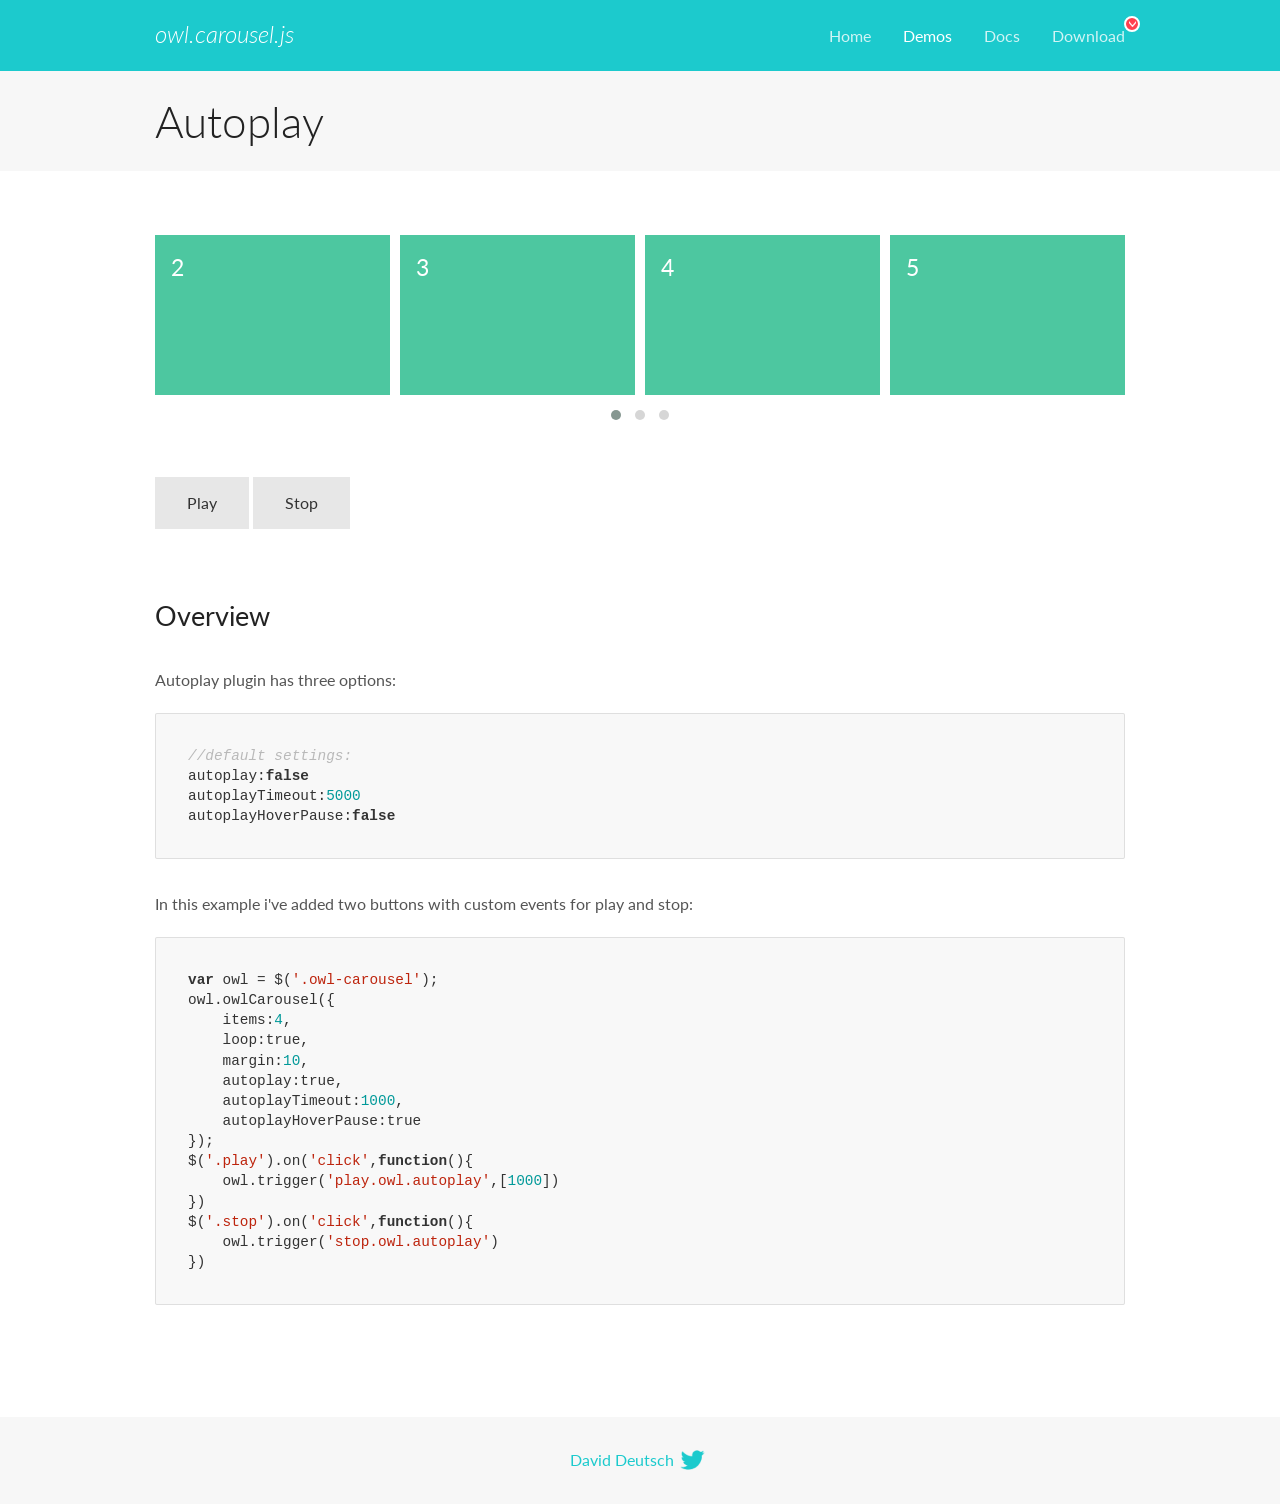
<file: curso pagina web gratis/OwlCarousel2-2.3.4/docs/demos/autoplay.html>
<!DOCTYPE html>
<html lang="en">
  <head>

    <!-- head -->
    <meta charset="utf-8">
    <meta name="msapplication-tap-highlight" content="no" />
    <meta name="viewport" content="width=device-width, initial-scale=1.0" />
    <meta name="description" content="Autoplay usage demo">
    <meta name="author" content="David Deutsch">
    <title>
      Autoplay Demo | Owl Carousel | 2.3.4
    </title>

    <!-- Stylesheets -->
    <link href='https://fonts.googleapis.com/css?family=Lato:300,400,700,400italic,300italic' rel='stylesheet' type='text/css'>
    <link rel="stylesheet" href="../assets/css/docs.theme.min.css">

    <!-- Owl Stylesheets -->
    <link rel="stylesheet" href="../assets/owlcarousel/assets/owl.carousel.min.css">
    <link rel="stylesheet" href="../assets/owlcarousel/assets/owl.theme.default.min.css">

    <!-- HTML5 shim and Respond.js IE8 support of HTML5 elements and media queries -->

    <!--[if lt IE 9]>
      <script src="https://oss.maxcdn.com/libs/html5shiv/3.7.0/html5shiv.js"></script>
      <script src="https://oss.maxcdn.com/libs/respond.js/1.3.0/respond.min.js"></script>
    <![endif]-->

    <!-- Favicons -->
    <link rel="apple-touch-icon-precomposed" sizes="144x144" href="../assets/ico/apple-touch-icon-144-precomposed.png">
    <link rel="shortcut icon" href="../assets/ico/favicon.png">
    <link rel="shortcut icon" href="favicon.ico">

    <!-- Yeah i know js should not be in header. Its required for demos.-->

    <!-- javascript -->
    <script src="../assets/vendors/jquery.min.js"></script>
    <script src="../assets/owlcarousel/owl.carousel.js"></script>
  </head>
  <body>

    <!-- header -->
    <header class="header">
      <div class="row">
        <div class="large-12 columns">
          <div class="brand left">
            <h3>
              <a href="/OwlCarousel2/">owl.carousel.js</a> 
            </h3>
          </div>
          <a id="toggle-nav" class="right">
            <span></span> <span></span> <span></span> 
          </a> 
          <div class="nav-bar">
            <ul class="clearfix">
              <li> <a href="/OwlCarousel2/index.html">Home</a>  </li>
              <li class="active">
                <a href="/OwlCarousel2/demos/demos.html">Demos</a> 
              </li>
              <li> <a href="/OwlCarousel2/docs/started-welcome.html">Docs</a>  </li>
              <li>
                <a href="https://github.com/OwlCarousel2/OwlCarousel2/archive/2.3.4.zip">Download</a> 
                <span class="download"></span> 
              </li>
            </ul>
          </div>
        </div>
      </div>
    </header>

    <!-- title -->
    <section class="title">
      <div class="row">
        <div class="large-12 columns">
          <h1>Autoplay</h1>
        </div>
      </div>
    </section>

    <!--  Demos -->
    <section id="demos">
      <div class="row">
        <div class="large-12 columns">
          <div class="owl-carousel owl-theme">
            <div class="item">
              <h4>1</h4>
            </div>
            <div class="item">
              <h4>2</h4>
            </div>
            <div class="item">
              <h4>3</h4>
            </div>
            <div class="item">
              <h4>4</h4>
            </div>
            <div class="item">
              <h4>5</h4>
            </div>
            <div class="item">
              <h4>6</h4>
            </div>
            <div class="item">
              <h4>7</h4>
            </div>
            <div class="item">
              <h4>8</h4>
            </div>
            <div class="item">
              <h4>9</h4>
            </div>
            <div class="item">
              <h4>10</h4>
            </div>
            <div class="item">
              <h4>11</h4>
            </div>
            <div class="item">
              <h4>12</h4>
            </div>
          </div>
          <a class="button secondary play">Play</a> 
          <a class="button secondary stop">Stop</a> 
          <h3 id="overview">Overview</h3>
          <p>Autoplay plugin has three options:</p>
          <pre><code>//default settings:
autoplay:false
autoplayTimeout:5000
autoplayHoverPause:false</code></pre>
          <p>In this example i&#39;ve added two buttons with custom events for play and stop:</p>
          <pre><code>var owl = $(&#39;.owl-carousel&#39;);
owl.owlCarousel({
    items:4,
    loop:true,
    margin:10,
    autoplay:true,
    autoplayTimeout:1000,
    autoplayHoverPause:true
});
$(&#39;.play&#39;).on(&#39;click&#39;,function(){
    owl.trigger(&#39;play.owl.autoplay&#39;,[1000])
})
$(&#39;.stop&#39;).on(&#39;click&#39;,function(){
    owl.trigger(&#39;stop.owl.autoplay&#39;)
})</code></pre>
          <script>
            $(document).ready(function() {
              var owl = $('.owl-carousel');
              owl.owlCarousel({
                items: 4,
                loop: true,
                margin: 10,
                autoplay: true,
                autoplayTimeout: 1000,
                autoplayHoverPause: true
              });
              $('.play').on('click', function() {
                owl.trigger('play.owl.autoplay', [1000])
              })
              $('.stop').on('click', function() {
                owl.trigger('stop.owl.autoplay')
              })
            })
          </script>
        </div>
      </div>
    </section>

    <!-- footer -->
    <footer class="footer">
      <div class="row">
        <div class="large-12 columns">
          <h5>
            <a href="/OwlCarousel2/docs/support-contact.html">David Deutsch</a> 
            <a id="custom-tweet-button" href="https://twitter.com/share?url=https://github.com/OwlCarousel2/OwlCarousel2&text=Owl Carousel - This is so awesome! " target="_blank"></a> 
          </h5>
        </div>
      </div>
    </footer>

    <!-- vendors -->
    <script src="../assets/vendors/highlight.js"></script>
    <script src="../assets/js/app.js"></script>
  </body>
</html>
</file>
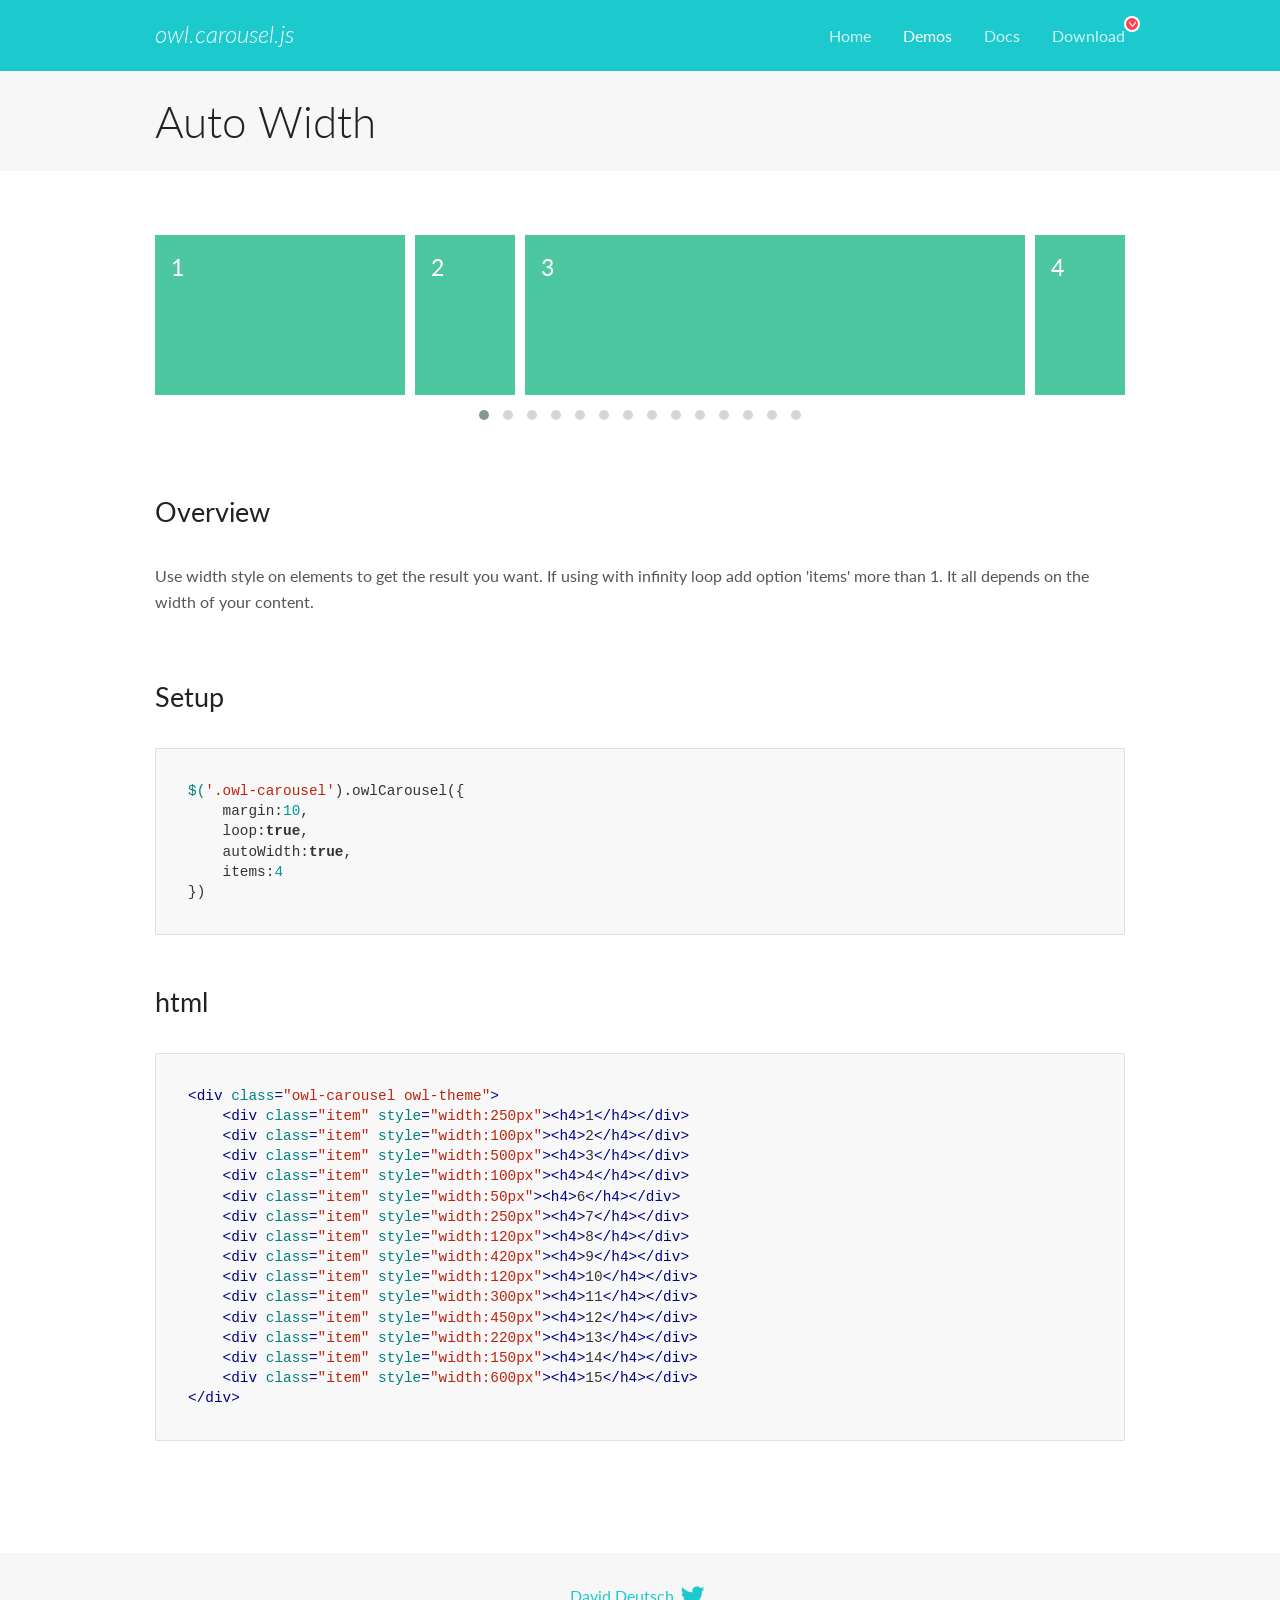
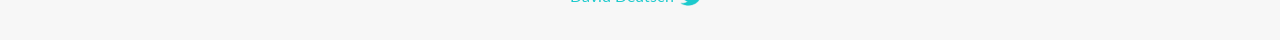
<file: curso pagina web gratis/OwlCarousel2-2.3.4/docs/demos/autowidth.html>
<!DOCTYPE html>
<html lang="en">
  <head>

    <!-- head -->
    <meta charset="utf-8">
    <meta name="msapplication-tap-highlight" content="no" />
    <meta name="viewport" content="width=device-width, initial-scale=1.0" />
    <meta name="description" content="Auto Width">
    <meta name="author" content="David Deutsch">
    <title>
      Auto Width Demo | Owl Carousel | 2.3.4
    </title>

    <!-- Stylesheets -->
    <link href='https://fonts.googleapis.com/css?family=Lato:300,400,700,400italic,300italic' rel='stylesheet' type='text/css'>
    <link rel="stylesheet" href="../assets/css/docs.theme.min.css">

    <!-- Owl Stylesheets -->
    <link rel="stylesheet" href="../assets/owlcarousel/assets/owl.carousel.min.css">
    <link rel="stylesheet" href="../assets/owlcarousel/assets/owl.theme.default.min.css">

    <!-- HTML5 shim and Respond.js IE8 support of HTML5 elements and media queries -->

    <!--[if lt IE 9]>
      <script src="https://oss.maxcdn.com/libs/html5shiv/3.7.0/html5shiv.js"></script>
      <script src="https://oss.maxcdn.com/libs/respond.js/1.3.0/respond.min.js"></script>
    <![endif]-->

    <!-- Favicons -->
    <link rel="apple-touch-icon-precomposed" sizes="144x144" href="../assets/ico/apple-touch-icon-144-precomposed.png">
    <link rel="shortcut icon" href="../assets/ico/favicon.png">
    <link rel="shortcut icon" href="favicon.ico">

    <!-- Yeah i know js should not be in header. Its required for demos.-->

    <!-- javascript -->
    <script src="../assets/vendors/jquery.min.js"></script>
    <script src="../assets/owlcarousel/owl.carousel.js"></script>
  </head>
  <body>

    <!-- header -->
    <header class="header">
      <div class="row">
        <div class="large-12 columns">
          <div class="brand left">
            <h3>
              <a href="/OwlCarousel2/">owl.carousel.js</a> 
            </h3>
          </div>
          <a id="toggle-nav" class="right">
            <span></span> <span></span> <span></span> 
          </a> 
          <div class="nav-bar">
            <ul class="clearfix">
              <li> <a href="/OwlCarousel2/index.html">Home</a>  </li>
              <li class="active">
                <a href="/OwlCarousel2/demos/demos.html">Demos</a> 
              </li>
              <li> <a href="/OwlCarousel2/docs/started-welcome.html">Docs</a>  </li>
              <li>
                <a href="https://github.com/OwlCarousel2/OwlCarousel2/archive/2.3.4.zip">Download</a> 
                <span class="download"></span> 
              </li>
            </ul>
          </div>
        </div>
      </div>
    </header>

    <!-- title -->
    <section class="title">
      <div class="row">
        <div class="large-12 columns">
          <h1>Auto Width</h1>
        </div>
      </div>
    </section>

    <!--  Demos -->
    <section id="demos">
      <div class="row">
        <div class="large-12 columns">
          <div class="owl-carousel owl-theme">
            <div class="item" style="width:250px">
              <h4>1</h4>
            </div>
            <div class="item" style="width:100px">
              <h4>2</h4>
            </div>
            <div class="item" style="width:500px">
              <h4>3</h4>
            </div>
            <div class="item" style="width:100px">
              <h4>4</h4>
            </div>
            <div class="item" style="width:50px">
              <h4>6</h4>
            </div>
            <div class="item" style="width:250px">
              <h4>7</h4>
            </div>
            <div class="item" style="width:120px">
              <h4>8</h4>
            </div>
            <div class="item" style="width:420px">
              <h4>9</h4>
            </div>
            <div class="item" style="width:120px">
              <h4>10</h4>
            </div>
            <div class="item" style="width:300px">
              <h4>11</h4>
            </div>
            <div class="item" style="width:450px">
              <h4>12</h4>
            </div>
            <div class="item" style="width:220px">
              <h4>13</h4>
            </div>
            <div class="item" style="width:150px">
              <h4>14</h4>
            </div>
            <div class="item" style="width:600px">
              <h4>15</h4>
            </div>
          </div>
          <h3 id="overview">Overview</h3>
          <p>Use width style on elements to get the result you want. If using with infinity loop add option &#39;items&#39; more than 1. It all depends on the width of your content.</p>
          <h3 id="setup">Setup</h3>
          <pre><code>$(&#39;.owl-carousel&#39;).owlCarousel({
    margin:10,
    loop:true,
    autoWidth:true,
    items:4
})</code></pre>
          <h3 id="html">html</h3>
          <pre><code>&lt;div class=&quot;owl-carousel owl-theme&quot;&gt;
    &lt;div class=&quot;item&quot; style=&quot;width:250px&quot;&gt;&lt;h4&gt;1&lt;/h4&gt;&lt;/div&gt;
    &lt;div class=&quot;item&quot; style=&quot;width:100px&quot;&gt;&lt;h4&gt;2&lt;/h4&gt;&lt;/div&gt;
    &lt;div class=&quot;item&quot; style=&quot;width:500px&quot;&gt;&lt;h4&gt;3&lt;/h4&gt;&lt;/div&gt;
    &lt;div class=&quot;item&quot; style=&quot;width:100px&quot;&gt;&lt;h4&gt;4&lt;/h4&gt;&lt;/div&gt;
    &lt;div class=&quot;item&quot; style=&quot;width:50px&quot;&gt;&lt;h4&gt;6&lt;/h4&gt;&lt;/div&gt;
    &lt;div class=&quot;item&quot; style=&quot;width:250px&quot;&gt;&lt;h4&gt;7&lt;/h4&gt;&lt;/div&gt;
    &lt;div class=&quot;item&quot; style=&quot;width:120px&quot;&gt;&lt;h4&gt;8&lt;/h4&gt;&lt;/div&gt;
    &lt;div class=&quot;item&quot; style=&quot;width:420px&quot;&gt;&lt;h4&gt;9&lt;/h4&gt;&lt;/div&gt;
    &lt;div class=&quot;item&quot; style=&quot;width:120px&quot;&gt;&lt;h4&gt;10&lt;/h4&gt;&lt;/div&gt;
    &lt;div class=&quot;item&quot; style=&quot;width:300px&quot;&gt;&lt;h4&gt;11&lt;/h4&gt;&lt;/div&gt;
    &lt;div class=&quot;item&quot; style=&quot;width:450px&quot;&gt;&lt;h4&gt;12&lt;/h4&gt;&lt;/div&gt;
    &lt;div class=&quot;item&quot; style=&quot;width:220px&quot;&gt;&lt;h4&gt;13&lt;/h4&gt;&lt;/div&gt;
    &lt;div class=&quot;item&quot; style=&quot;width:150px&quot;&gt;&lt;h4&gt;14&lt;/h4&gt;&lt;/div&gt;
    &lt;div class=&quot;item&quot; style=&quot;width:600px&quot;&gt;&lt;h4&gt;15&lt;/h4&gt;&lt;/div&gt;
&lt;/div&gt;</code></pre>
          <script>
            $(document).ready(function() {
              $('.owl-carousel').owlCarousel({
                margin: 10,
                loop: true,
                autoWidth: true,
                items: 4
              })
            })
          </script>
        </div>
      </div>
    </section>

    <!-- footer -->
    <footer class="footer">
      <div class="row">
        <div class="large-12 columns">
          <h5>
            <a href="/OwlCarousel2/docs/support-contact.html">David Deutsch</a> 
            <a id="custom-tweet-button" href="https://twitter.com/share?url=https://github.com/OwlCarousel2/OwlCarousel2&text=Owl Carousel - This is so awesome! " target="_blank"></a> 
          </h5>
        </div>
      </div>
    </footer>

    <!-- vendors -->
    <script src="../assets/vendors/highlight.js"></script>
    <script src="../assets/js/app.js"></script>
  </body>
</html>
</file>
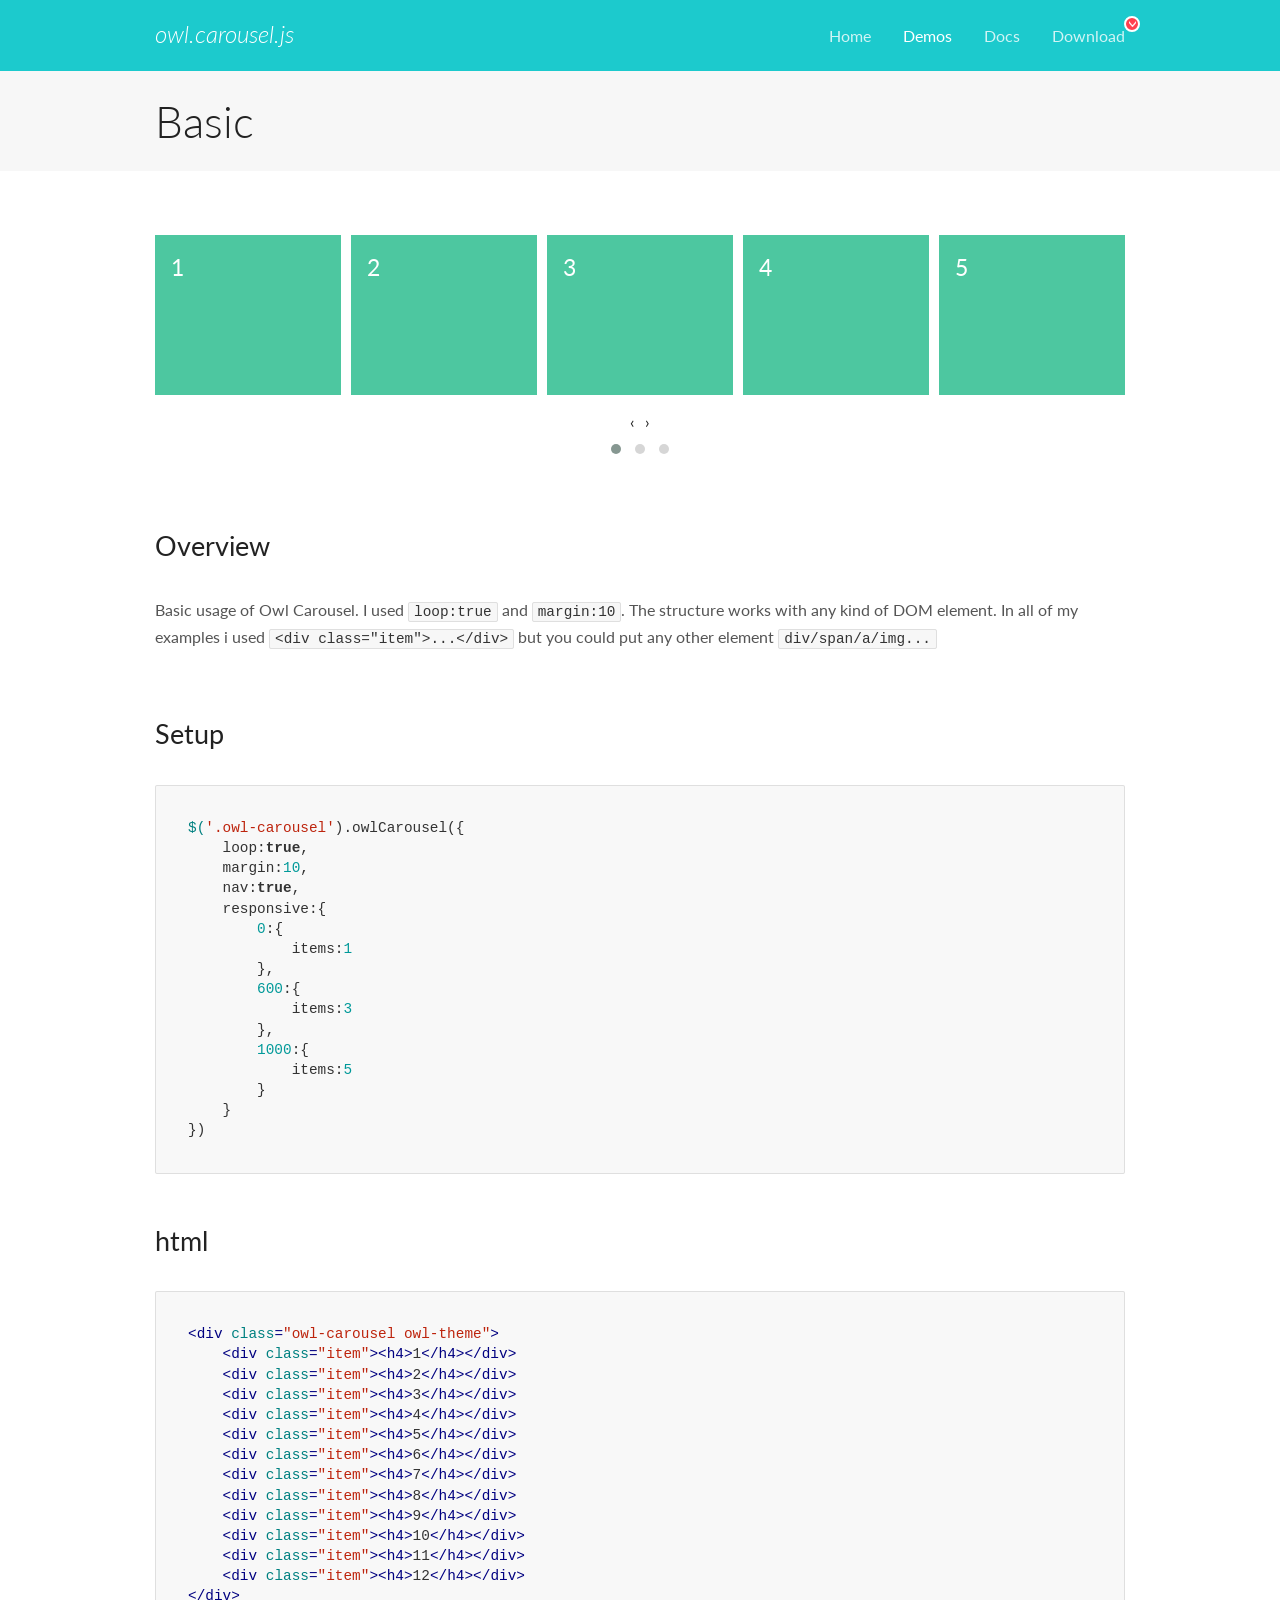
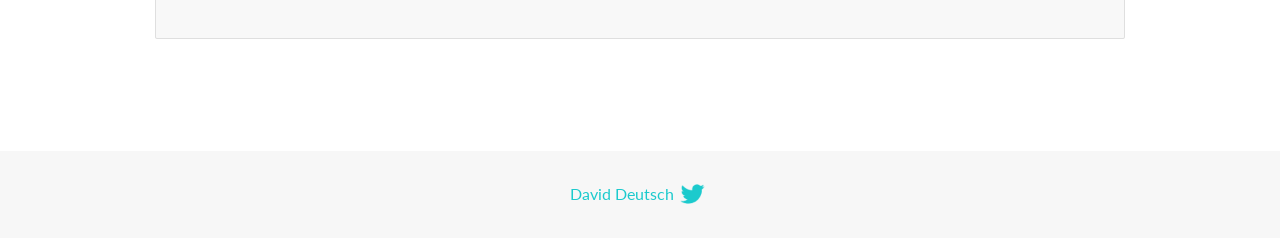
<file: curso pagina web gratis/OwlCarousel2-2.3.4/docs/demos/basic.html>
<!DOCTYPE html>
<html lang="en">
  <head>

    <!-- head -->
    <meta charset="utf-8">
    <meta name="msapplication-tap-highlight" content="no" />
    <meta name="viewport" content="width=device-width, initial-scale=1.0" />
    <meta name="description" content="Basic usage demo">
    <meta name="author" content="David Deutsch">
    <title>
      Basic Demo | Owl Carousel | 2.3.4
    </title>

    <!-- Stylesheets -->
    <link href='https://fonts.googleapis.com/css?family=Lato:300,400,700,400italic,300italic' rel='stylesheet' type='text/css'>
    <link rel="stylesheet" href="../assets/css/docs.theme.min.css">

    <!-- Owl Stylesheets -->
    <link rel="stylesheet" href="../assets/owlcarousel/assets/owl.carousel.min.css">
    <link rel="stylesheet" href="../assets/owlcarousel/assets/owl.theme.default.min.css">

    <!-- HTML5 shim and Respond.js IE8 support of HTML5 elements and media queries -->

    <!--[if lt IE 9]>
      <script src="https://oss.maxcdn.com/libs/html5shiv/3.7.0/html5shiv.js"></script>
      <script src="https://oss.maxcdn.com/libs/respond.js/1.3.0/respond.min.js"></script>
    <![endif]-->

    <!-- Favicons -->
    <link rel="apple-touch-icon-precomposed" sizes="144x144" href="../assets/ico/apple-touch-icon-144-precomposed.png">
    <link rel="shortcut icon" href="../assets/ico/favicon.png">
    <link rel="shortcut icon" href="favicon.ico">

    <!-- Yeah i know js should not be in header. Its required for demos.-->

    <!-- javascript -->
    <script src="../assets/vendors/jquery.min.js"></script>
    <script src="../assets/owlcarousel/owl.carousel.js"></script>
  </head>
  <body>

    <!-- header -->
    <header class="header">
      <div class="row">
        <div class="large-12 columns">
          <div class="brand left">
            <h3>
              <a href="/OwlCarousel2/">owl.carousel.js</a> 
            </h3>
          </div>
          <a id="toggle-nav" class="right">
            <span></span> <span></span> <span></span> 
          </a> 
          <div class="nav-bar">
            <ul class="clearfix">
              <li> <a href="/OwlCarousel2/index.html">Home</a>  </li>
              <li class="active">
                <a href="/OwlCarousel2/demos/demos.html">Demos</a> 
              </li>
              <li> <a href="/OwlCarousel2/docs/started-welcome.html">Docs</a>  </li>
              <li>
                <a href="https://github.com/OwlCarousel2/OwlCarousel2/archive/2.3.4.zip">Download</a> 
                <span class="download"></span> 
              </li>
            </ul>
          </div>
        </div>
      </div>
    </header>

    <!-- title -->
    <section class="title">
      <div class="row">
        <div class="large-12 columns">
          <h1>Basic</h1>
        </div>
      </div>
    </section>

    <!--  Demos -->
    <section id="demos">
      <div class="row">
        <div class="large-12 columns">
          <div class="owl-carousel owl-theme">
            <div class="item">
              <h4>1</h4>
            </div>
            <div class="item">
              <h4>2</h4>
            </div>
            <div class="item">
              <h4>3</h4>
            </div>
            <div class="item">
              <h4>4</h4>
            </div>
            <div class="item">
              <h4>5</h4>
            </div>
            <div class="item">
              <h4>6</h4>
            </div>
            <div class="item">
              <h4>7</h4>
            </div>
            <div class="item">
              <h4>8</h4>
            </div>
            <div class="item">
              <h4>9</h4>
            </div>
            <div class="item">
              <h4>10</h4>
            </div>
            <div class="item">
              <h4>11</h4>
            </div>
            <div class="item">
              <h4>12</h4>
            </div>
          </div>
          <h3 id="overview">Overview</h3>
          <p>Basic usage of Owl Carousel. I used <code>loop:true</code> and <code>margin:10</code>. The structure works with any kind of DOM element. In all of my examples i used <code>&lt;div class=&quot;item&quot;&gt;...&lt;/div&gt;</code> but you could
            put any other element <code>div/span/a/img...</code></p>
          <h3 id="setup">Setup</h3>
          <pre><code>$(&#39;.owl-carousel&#39;).owlCarousel({
    loop:true,
    margin:10,
    nav:true,
    responsive:{
        0:{
            items:1
        },
        600:{
            items:3
        },
        1000:{
            items:5
        }
    }
})</code></pre>
          <h3 id="html">html</h3>
          <pre><code>&lt;div class=&quot;owl-carousel owl-theme&quot;&gt;
    &lt;div class=&quot;item&quot;&gt;&lt;h4&gt;1&lt;/h4&gt;&lt;/div&gt;
    &lt;div class=&quot;item&quot;&gt;&lt;h4&gt;2&lt;/h4&gt;&lt;/div&gt;
    &lt;div class=&quot;item&quot;&gt;&lt;h4&gt;3&lt;/h4&gt;&lt;/div&gt;
    &lt;div class=&quot;item&quot;&gt;&lt;h4&gt;4&lt;/h4&gt;&lt;/div&gt;
    &lt;div class=&quot;item&quot;&gt;&lt;h4&gt;5&lt;/h4&gt;&lt;/div&gt;
    &lt;div class=&quot;item&quot;&gt;&lt;h4&gt;6&lt;/h4&gt;&lt;/div&gt;
    &lt;div class=&quot;item&quot;&gt;&lt;h4&gt;7&lt;/h4&gt;&lt;/div&gt;
    &lt;div class=&quot;item&quot;&gt;&lt;h4&gt;8&lt;/h4&gt;&lt;/div&gt;
    &lt;div class=&quot;item&quot;&gt;&lt;h4&gt;9&lt;/h4&gt;&lt;/div&gt;
    &lt;div class=&quot;item&quot;&gt;&lt;h4&gt;10&lt;/h4&gt;&lt;/div&gt;
    &lt;div class=&quot;item&quot;&gt;&lt;h4&gt;11&lt;/h4&gt;&lt;/div&gt;
    &lt;div class=&quot;item&quot;&gt;&lt;h4&gt;12&lt;/h4&gt;&lt;/div&gt;
&lt;/div&gt;</code></pre>
          <script>
            $(document).ready(function() {
              var owl = $('.owl-carousel');
              owl.owlCarousel({
                margin: 10,
                nav: true,
                loop: true,
                responsive: {
                  0: {
                    items: 1
                  },
                  600: {
                    items: 3
                  },
                  1000: {
                    items: 5
                  }
                }
              })
            })
          </script>
        </div>
      </div>
    </section>

    <!-- footer -->
    <footer class="footer">
      <div class="row">
        <div class="large-12 columns">
          <h5>
            <a href="/OwlCarousel2/docs/support-contact.html">David Deutsch</a> 
            <a id="custom-tweet-button" href="https://twitter.com/share?url=https://github.com/OwlCarousel2/OwlCarousel2&text=Owl Carousel - This is so awesome! " target="_blank"></a> 
          </h5>
        </div>
      </div>
    </footer>

    <!-- vendors -->
    <script src="../assets/vendors/highlight.js"></script>
    <script src="../assets/js/app.js"></script>
  </body>
</html>
</file>
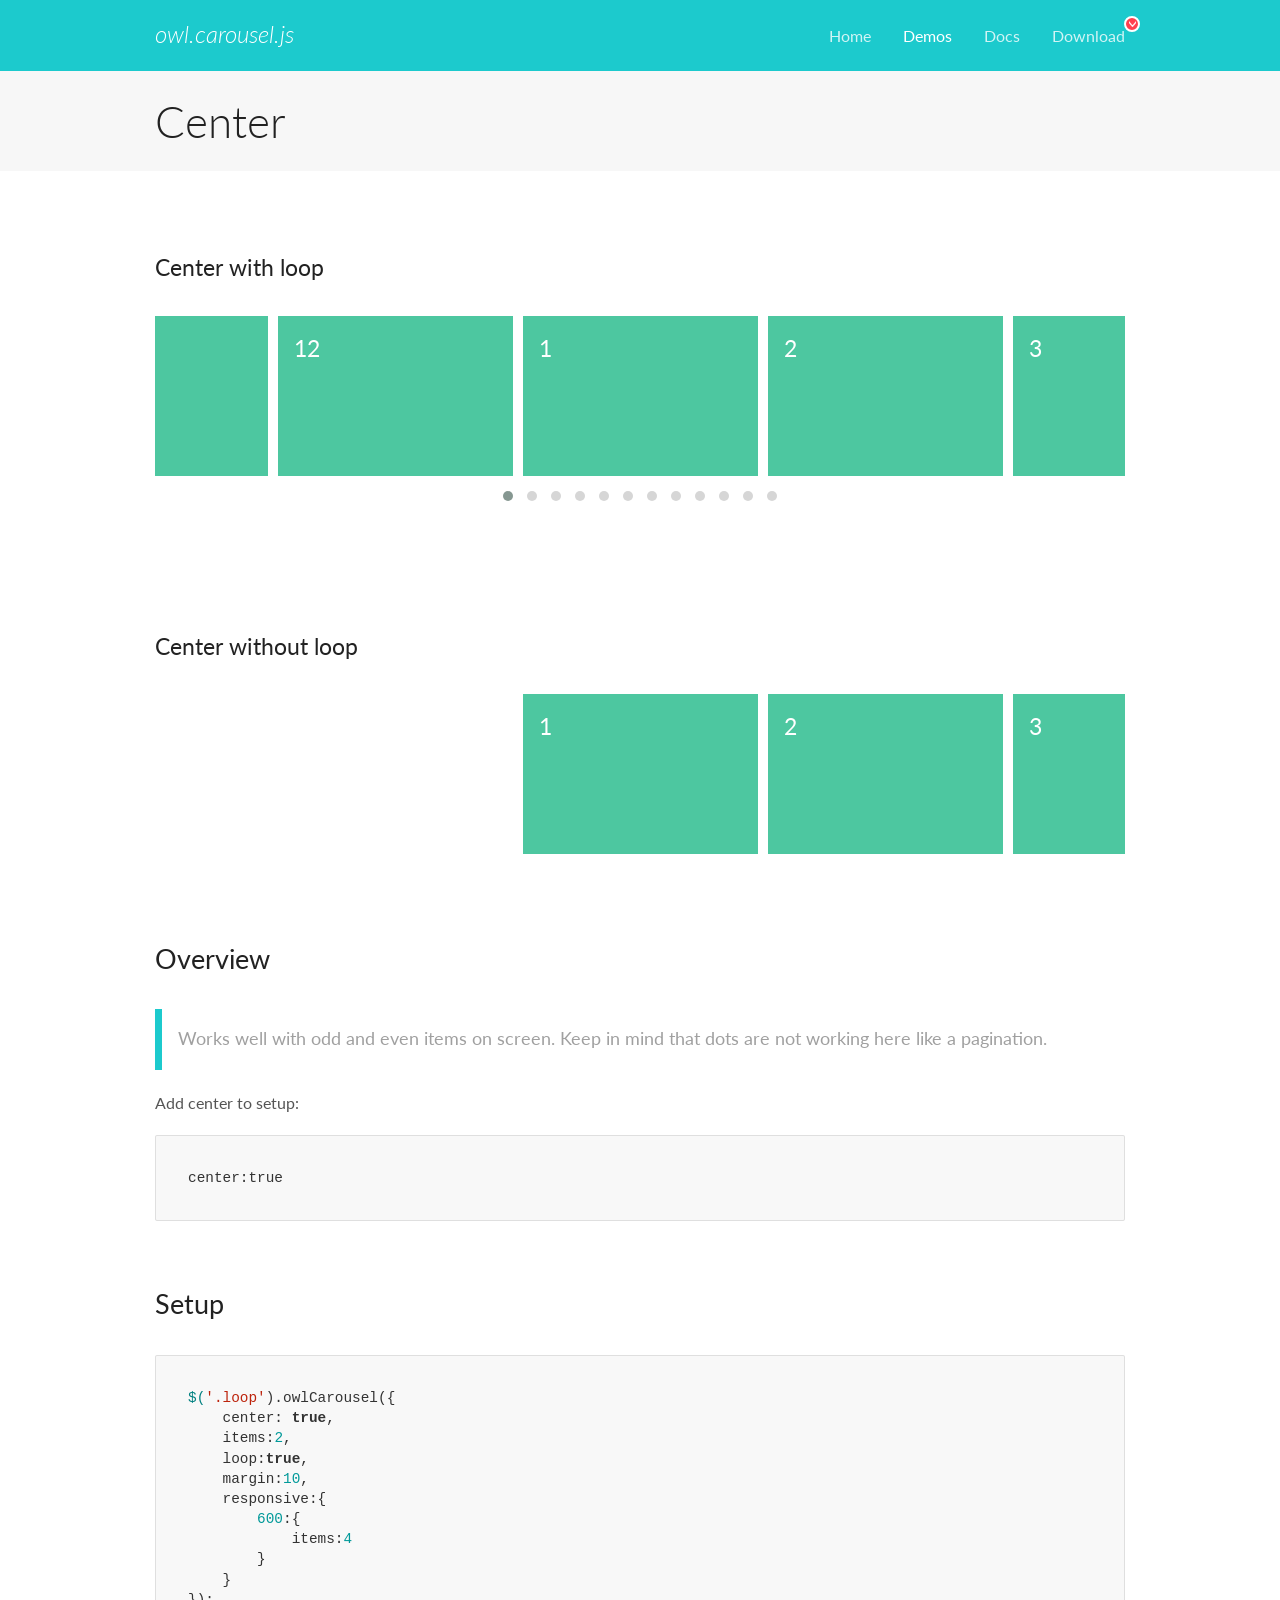
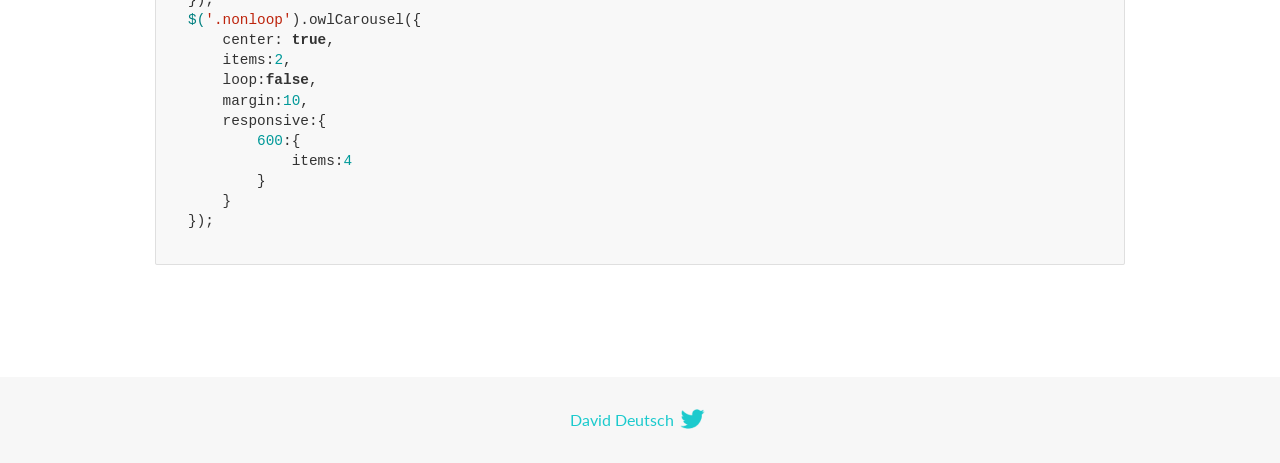
<file: curso pagina web gratis/OwlCarousel2-2.3.4/docs/demos/center.html>
<!DOCTYPE html>
<html lang="en">
  <head>

    <!-- head -->
    <meta charset="utf-8">
    <meta name="msapplication-tap-highlight" content="no" />
    <meta name="viewport" content="width=device-width, initial-scale=1.0" />
    <meta name="description" content="Center carousel">
    <meta name="author" content="David Deutsch">
    <title>
      Center Demo | Owl Carousel | 2.3.4
    </title>

    <!-- Stylesheets -->
    <link href='https://fonts.googleapis.com/css?family=Lato:300,400,700,400italic,300italic' rel='stylesheet' type='text/css'>
    <link rel="stylesheet" href="../assets/css/docs.theme.min.css">

    <!-- Owl Stylesheets -->
    <link rel="stylesheet" href="../assets/owlcarousel/assets/owl.carousel.min.css">
    <link rel="stylesheet" href="../assets/owlcarousel/assets/owl.theme.default.min.css">

    <!-- HTML5 shim and Respond.js IE8 support of HTML5 elements and media queries -->

    <!--[if lt IE 9]>
      <script src="https://oss.maxcdn.com/libs/html5shiv/3.7.0/html5shiv.js"></script>
      <script src="https://oss.maxcdn.com/libs/respond.js/1.3.0/respond.min.js"></script>
    <![endif]-->

    <!-- Favicons -->
    <link rel="apple-touch-icon-precomposed" sizes="144x144" href="../assets/ico/apple-touch-icon-144-precomposed.png">
    <link rel="shortcut icon" href="../assets/ico/favicon.png">
    <link rel="shortcut icon" href="favicon.ico">

    <!-- Yeah i know js should not be in header. Its required for demos.-->

    <!-- javascript -->
    <script src="../assets/vendors/jquery.min.js"></script>
    <script src="../assets/owlcarousel/owl.carousel.js"></script>
  </head>
  <body>

    <!-- header -->
    <header class="header">
      <div class="row">
        <div class="large-12 columns">
          <div class="brand left">
            <h3>
              <a href="/OwlCarousel2/">owl.carousel.js</a> 
            </h3>
          </div>
          <a id="toggle-nav" class="right">
            <span></span> <span></span> <span></span> 
          </a> 
          <div class="nav-bar">
            <ul class="clearfix">
              <li> <a href="/OwlCarousel2/index.html">Home</a>  </li>
              <li class="active">
                <a href="/OwlCarousel2/demos/demos.html">Demos</a> 
              </li>
              <li> <a href="/OwlCarousel2/docs/started-welcome.html">Docs</a>  </li>
              <li>
                <a href="https://github.com/OwlCarousel2/OwlCarousel2/archive/2.3.4.zip">Download</a> 
                <span class="download"></span> 
              </li>
            </ul>
          </div>
        </div>
      </div>
    </header>

    <!-- title -->
    <section class="title">
      <div class="row">
        <div class="large-12 columns">
          <h1>Center</h1>
        </div>
      </div>
    </section>

    <!--  Demos -->
    <section id="demos">
      <div class="row">
        <div class="large-12 columns">
          <h4 id="center-with-loop">Center with loop</h4>
          <div class="loop owl-carousel owl-theme">
            <div class="item">
              <h4>1</h4>
            </div>
            <div class="item">
              <h4>2</h4>
            </div>
            <div class="item">
              <h4>3</h4>
            </div>
            <div class="item">
              <h4>4</h4>
            </div>
            <div class="item">
              <h4>5</h4>
            </div>
            <div class="item">
              <h4>6</h4>
            </div>
            <div class="item">
              <h4>7</h4>
            </div>
            <div class="item">
              <h4>8</h4>
            </div>
            <div class="item">
              <h4>9</h4>
            </div>
            <div class="item">
              <h4>10</h4>
            </div>
            <div class="item">
              <h4>11</h4>
            </div>
            <div class="item">
              <h4>12</h4>
            </div>
          </div>
          <br>
          <h4 id="center-without-loop">Center without loop</h4>
          <div class="nonloop owl-carousel">
            <div class="item">
              <h4>1</h4>
            </div>
            <div class="item">
              <h4>2</h4>
            </div>
            <div class="item">
              <h4>3</h4>
            </div>
            <div class="item">
              <h4>4</h4>
            </div>
            <div class="item">
              <h4>5</h4>
            </div>
            <div class="item">
              <h4>6</h4>
            </div>
            <div class="item">
              <h4>7</h4>
            </div>
            <div class="item">
              <h4>8</h4>
            </div>
            <div class="item">
              <h4>9</h4>
            </div>
            <div class="item">
              <h4>10</h4>
            </div>
            <div class="item">
              <h4>11</h4>
            </div>
            <div class="item">
              <h4>12</h4>
            </div>
          </div>
          <h3 id="overview">Overview</h3>
          <blockquote>
            <p>Works well with odd and even items on screen. Keep in mind that dots are not working here like a pagination.</p>
          </blockquote>
          <p>Add center to setup:</p>
          <pre><code>center:true</code></pre>
          <h3 id="setup">Setup</h3>
          <pre><code>$(&#39;.loop&#39;).owlCarousel({
    center: true,
    items:2,
    loop:true,
    margin:10,
    responsive:{
        600:{
            items:4
        }
    }
});
$(&#39;.nonloop&#39;).owlCarousel({
    center: true,
    items:2,
    loop:false,
    margin:10,
    responsive:{
        600:{
            items:4
        }
    }
});</code></pre>
          <script>
            jQuery(document).ready(function($) {
              $('.loop').owlCarousel({
                center: true,
                items: 2,
                loop: true,
                margin: 10,
                responsive: {
                  600: {
                    items: 4
                  }
                }
              });
              $('.nonloop').owlCarousel({
                center: true,
                items: 2,
                loop: false,
                margin: 10,
                responsive: {
                  600: {
                    items: 4
                  }
                }
              });
            });
          </script>
        </div>
      </div>
    </section>

    <!-- footer -->
    <footer class="footer">
      <div class="row">
        <div class="large-12 columns">
          <h5>
            <a href="/OwlCarousel2/docs/support-contact.html">David Deutsch</a> 
            <a id="custom-tweet-button" href="https://twitter.com/share?url=https://github.com/OwlCarousel2/OwlCarousel2&text=Owl Carousel - This is so awesome! " target="_blank"></a> 
          </h5>
        </div>
      </div>
    </footer>

    <!-- vendors -->
    <script src="../assets/vendors/highlight.js"></script>
    <script src="../assets/js/app.js"></script>
  </body>
</html>
</file>
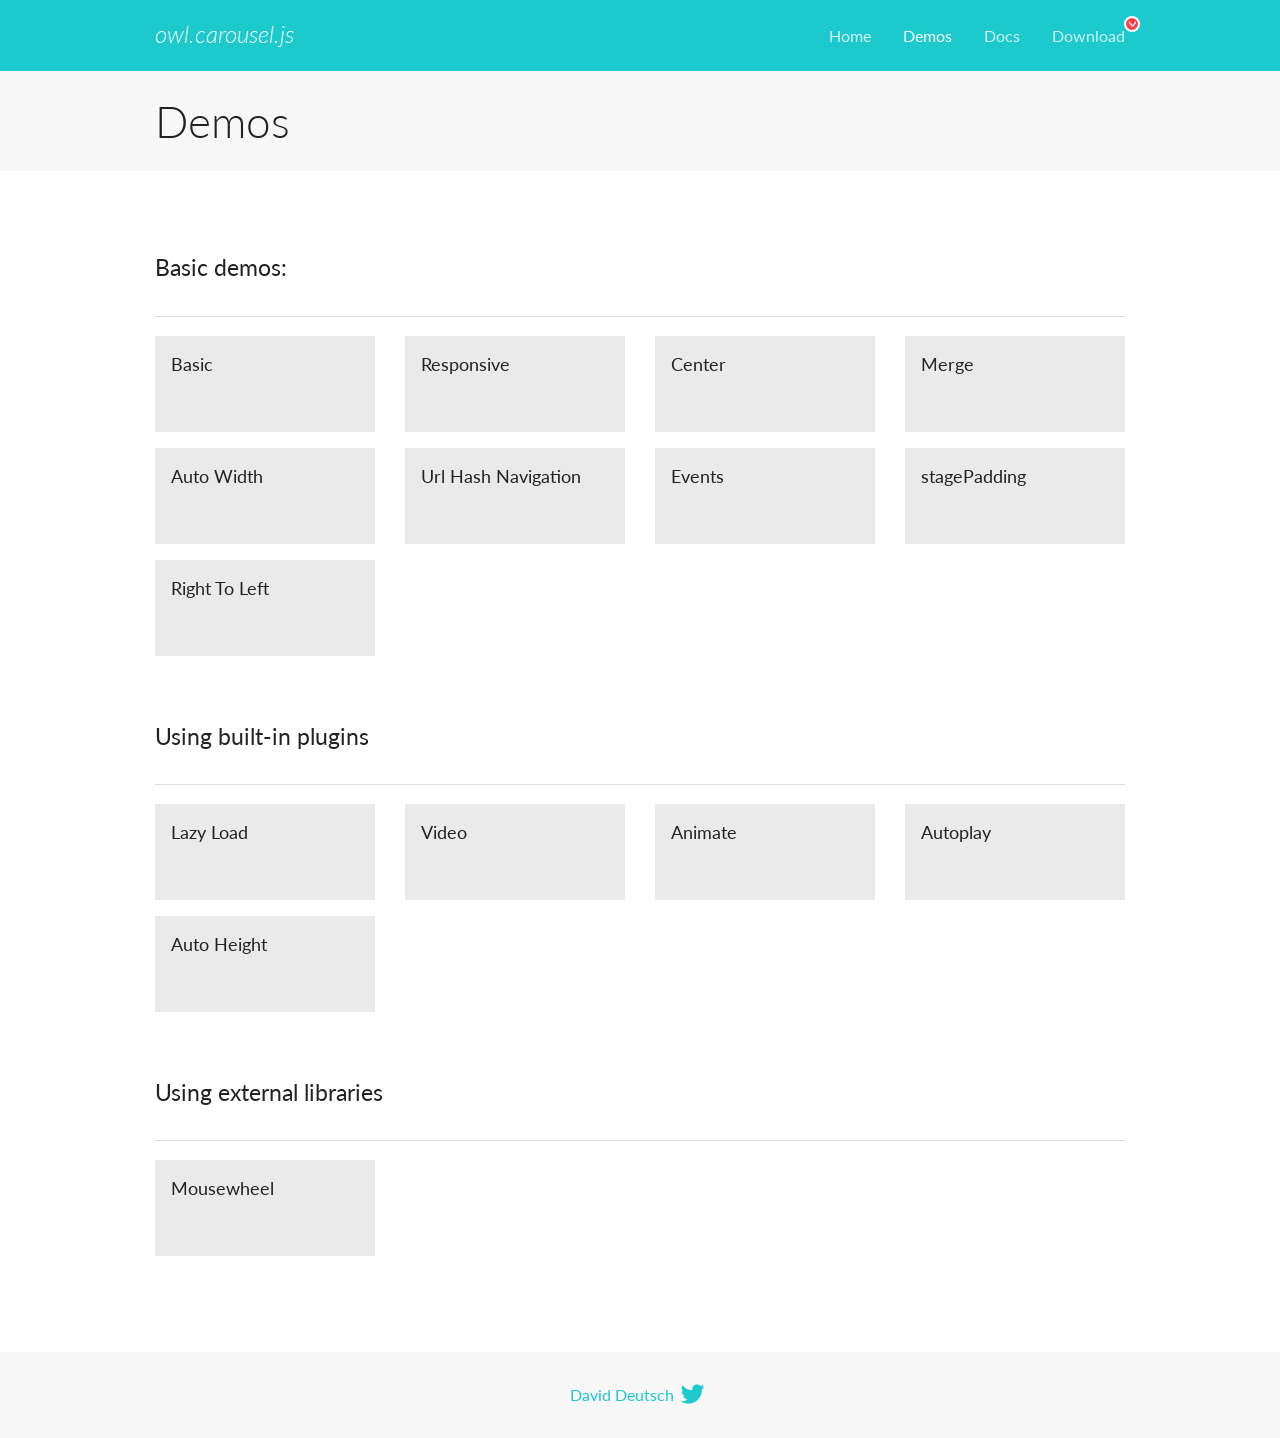
<file: curso pagina web gratis/OwlCarousel2-2.3.4/docs/demos/demos.html>
<!DOCTYPE html>
<html lang="en">
  <head>

    <!-- head -->
    <meta charset="utf-8">
    <meta name="msapplication-tap-highlight" content="no" />
    <meta name="viewport" content="width=device-width, initial-scale=1.0" />
    <meta name="description" content="A list of Owl Carousel examples.">
    <meta name="author" content="David Deutsch">
    <title>
      Demos | Owl Carousel | 2.3.4
    </title>

    <!-- Stylesheets -->
    <link href='https://fonts.googleapis.com/css?family=Lato:300,400,700,400italic,300italic' rel='stylesheet' type='text/css'>
    <link rel="stylesheet" href="../assets/css/docs.theme.min.css">

    <!-- Owl Stylesheets -->
    <link rel="stylesheet" href="../assets/owlcarousel/assets/owl.carousel.min.css">
    <link rel="stylesheet" href="../assets/owlcarousel/assets/owl.theme.default.min.css">

    <!-- HTML5 shim and Respond.js IE8 support of HTML5 elements and media queries -->

    <!--[if lt IE 9]>
      <script src="https://oss.maxcdn.com/libs/html5shiv/3.7.0/html5shiv.js"></script>
      <script src="https://oss.maxcdn.com/libs/respond.js/1.3.0/respond.min.js"></script>
    <![endif]-->

    <!-- Favicons -->
    <link rel="apple-touch-icon-precomposed" sizes="144x144" href="../assets/ico/apple-touch-icon-144-precomposed.png">
    <link rel="shortcut icon" href="../assets/ico/favicon.png">
    <link rel="shortcut icon" href="favicon.ico">

    <!-- Yeah i know js should not be in header. Its required for demos.-->

    <!-- javascript -->
    <script src="../assets/vendors/jquery.min.js"></script>
    <script src="../assets/owlcarousel/owl.carousel.js"></script>
  </head>
  <body>

    <!-- header -->
    <header class="header">
      <div class="row">
        <div class="large-12 columns">
          <div class="brand left">
            <h3>
              <a href="/OwlCarousel2/">owl.carousel.js</a> 
            </h3>
          </div>
          <a id="toggle-nav" class="right">
            <span></span> <span></span> <span></span> 
          </a> 
          <div class="nav-bar">
            <ul class="clearfix">
              <li> <a href="/OwlCarousel2/index.html">Home</a>  </li>
              <li class="active">
                <a href="/OwlCarousel2/demos/demos.html">Demos</a> 
              </li>
              <li> <a href="/OwlCarousel2/docs/started-welcome.html">Docs</a>  </li>
              <li>
                <a href="https://github.com/OwlCarousel2/OwlCarousel2/archive/2.3.4.zip">Download</a> 
                <span class="download"></span> 
              </li>
            </ul>
          </div>
        </div>
      </div>
    </header>

    <!-- title -->
    <section class="title">
      <div class="row">
        <div class="large-12 columns">
          <h1>Demos</h1>
        </div>
      </div>
    </section>

    <!--  Demos -->
    <section id="demos">
      <div class="row">
        <div class="large-12 columns">
          <h4 id="basic-demos-">Basic demos:</h4>
          <hr>
          <div class="demo-list">
            <div class="row">
              <div class="small-6 medium-4 large-3 columns">
                <a href="basic.html" class="demo-block">
                  <h5>Basic </h5>
                </a> 
              </div>
              <div class="small-6 medium-4 large-3 columns">
                <a href="responsive.html" class="demo-block">
                  <h5>Responsive </h5>
                </a> 
              </div>
              <div class="small-6 medium-4 large-3 columns">
                <a href="center.html" class="demo-block">
                  <h5>Center </h5>
                </a> 
              </div>
              <div class="small-6 medium-4 large-3 columns">
                <a href="merge.html" class="demo-block">
                  <h5>Merge </h5>
                </a> 
              </div>
              <div class="small-6 medium-4 large-3 columns">
                <a href="autowidth.html" class="demo-block">
                  <h5>Auto Width </h5>
                </a> 
              </div>
              <div class="small-6 medium-4 large-3 columns">
                <a href="urlhashnav.html" class="demo-block">
                  <h5>Url Hash Navigation </h5>
                </a> 
              </div>
              <div class="small-6 medium-4 large-3 columns">
                <a href="events.html" class="demo-block">
                  <h5>Events </h5>
                </a> 
              </div>
              <div class="small-6 medium-4 large-3 columns">
                <a href="stagepadding.html" class="demo-block">
                  <h5>stagePadding </h5>
                </a> 
              </div>
              <div class="small-6 medium-4 large-3 columns">
                <a href="rtl.html" class="demo-block">
                  <h5>Right To Left </h5>
                </a> 
              </div>
            </div>
          </div>
          <h4 id="using-built-in-plugins">Using built-in plugins</h4>
          <hr>
          <div class="demo-list">
            <div class="row">
              <div class="small-6 medium-4 large-3 columns">
                <a href="lazyLoad.html" class="demo-block">
                  <h5>Lazy Load </h5>
                </a> 
              </div>
              <div class="small-6 medium-4 large-3 columns">
                <a href="video.html" class="demo-block">
                  <h5>Video </h5>
                </a> 
              </div>
              <div class="small-6 medium-4 large-3 columns">
                <a href="animate.html" class="demo-block">
                  <h5>Animate </h5>
                </a> 
              </div>
              <div class="small-6 medium-4 large-3 columns">
                <a href="autoplay.html" class="demo-block">
                  <h5>Autoplay </h5>
                </a> 
              </div>
              <div class="small-6 medium-4 large-3 columns">
                <a href="autoheight.html" class="demo-block">
                  <h5>Auto Height </h5>
                </a> 
              </div>
            </div>
          </div>
          <h4 id="using-external-libraries">Using external libraries</h4>
          <hr>
          <div class="demo-list">
            <div class="row">
              <div class="small-6 medium-4 large-3 columns">
                <a href="mousewheel.html" class="demo-block">
                  <h5>Mousewheel </h5>
                </a> 
              </div>
            </div>
          </div>
        </div>
      </div>
    </section>

    <!-- footer -->
    <footer class="footer">
      <div class="row">
        <div class="large-12 columns">
          <h5>
            <a href="/OwlCarousel2/docs/support-contact.html">David Deutsch</a> 
            <a id="custom-tweet-button" href="https://twitter.com/share?url=https://github.com/OwlCarousel2/OwlCarousel2&text=Owl Carousel - This is so awesome! " target="_blank"></a> 
          </h5>
        </div>
      </div>
    </footer>

    <!-- vendors -->
    <script src="../assets/vendors/highlight.js"></script>
    <script src="../assets/js/app.js"></script>
  </body>
</html>
</file>
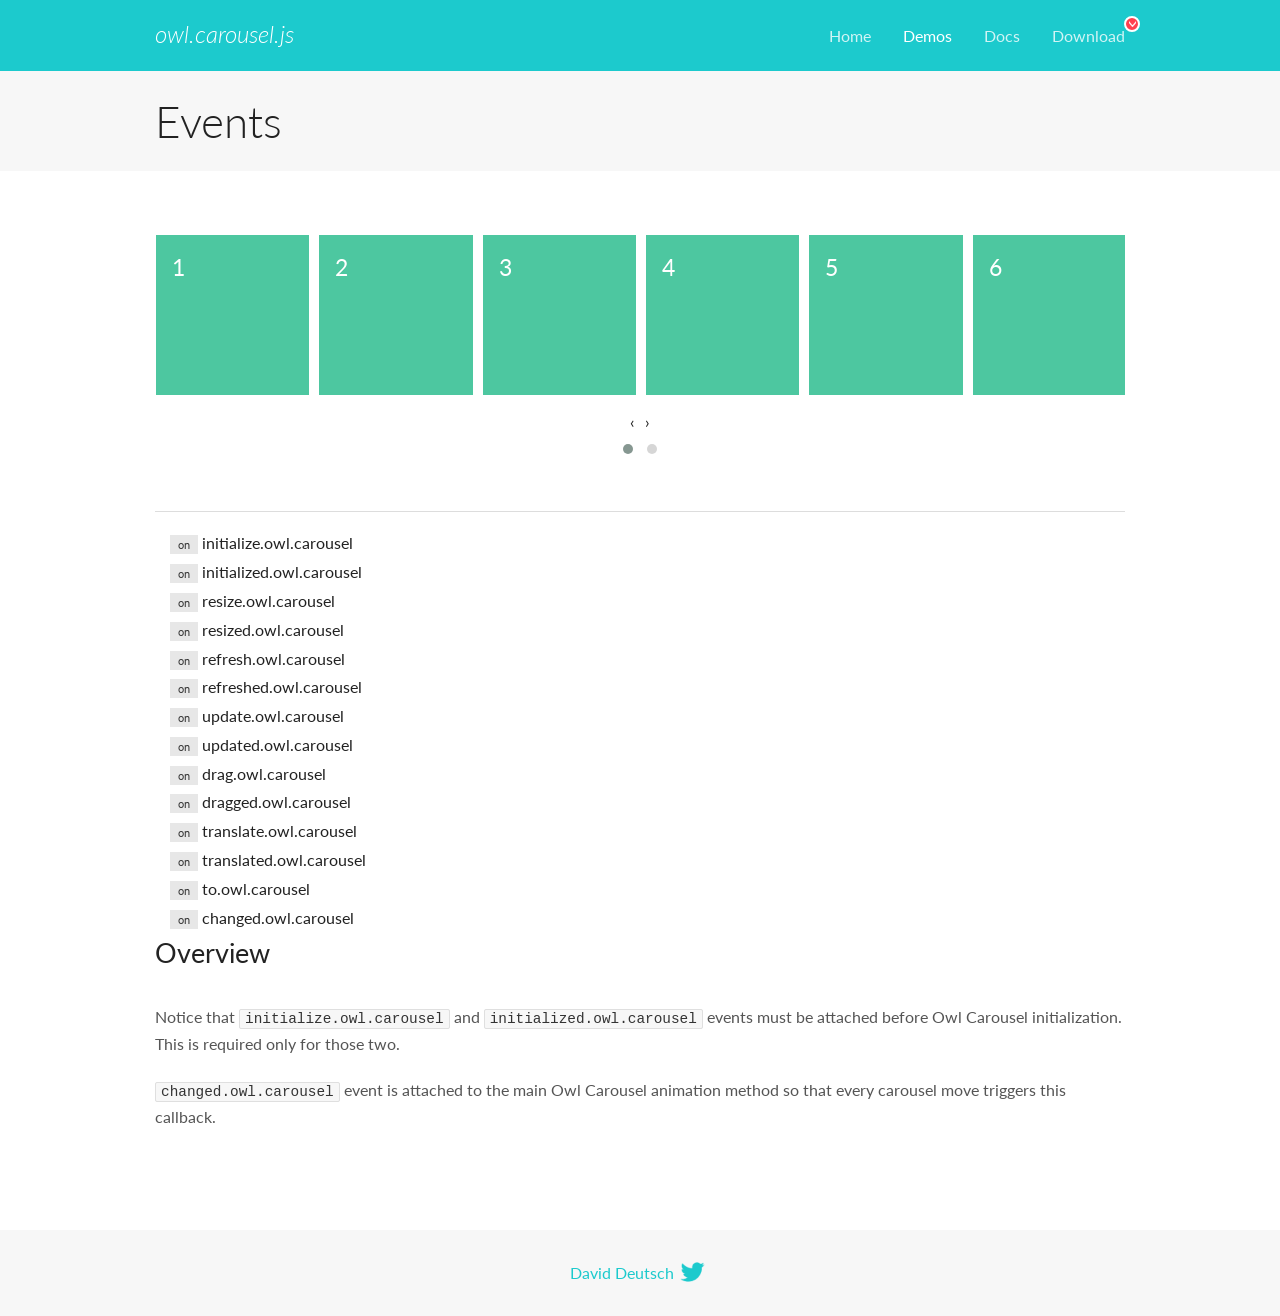
<file: curso pagina web gratis/OwlCarousel2-2.3.4/docs/demos/events.html>
<!DOCTYPE html>
<html lang="en">
  <head>

    <!-- head -->
    <meta charset="utf-8">
    <meta name="msapplication-tap-highlight" content="no" />
    <meta name="viewport" content="width=device-width, initial-scale=1.0" />
    <meta name="description" content="Events usage demo">
    <meta name="author" content="David Deutsch">
    <title>
      Events Demo | Owl Carousel | 2.3.4
    </title>

    <!-- Stylesheets -->
    <link href='https://fonts.googleapis.com/css?family=Lato:300,400,700,400italic,300italic' rel='stylesheet' type='text/css'>
    <link rel="stylesheet" href="../assets/css/docs.theme.min.css">

    <!-- Owl Stylesheets -->
    <link rel="stylesheet" href="../assets/owlcarousel/assets/owl.carousel.min.css">
    <link rel="stylesheet" href="../assets/owlcarousel/assets/owl.theme.default.min.css">

    <!-- HTML5 shim and Respond.js IE8 support of HTML5 elements and media queries -->

    <!--[if lt IE 9]>
      <script src="https://oss.maxcdn.com/libs/html5shiv/3.7.0/html5shiv.js"></script>
      <script src="https://oss.maxcdn.com/libs/respond.js/1.3.0/respond.min.js"></script>
    <![endif]-->

    <!-- Favicons -->
    <link rel="apple-touch-icon-precomposed" sizes="144x144" href="../assets/ico/apple-touch-icon-144-precomposed.png">
    <link rel="shortcut icon" href="../assets/ico/favicon.png">
    <link rel="shortcut icon" href="favicon.ico">

    <!-- Yeah i know js should not be in header. Its required for demos.-->

    <!-- javascript -->
    <script src="../assets/vendors/jquery.min.js"></script>
    <script src="../assets/owlcarousel/owl.carousel.js"></script>
  </head>
  <body>

    <!-- header -->
    <header class="header">
      <div class="row">
        <div class="large-12 columns">
          <div class="brand left">
            <h3>
              <a href="/OwlCarousel2/">owl.carousel.js</a> 
            </h3>
          </div>
          <a id="toggle-nav" class="right">
            <span></span> <span></span> <span></span> 
          </a> 
          <div class="nav-bar">
            <ul class="clearfix">
              <li> <a href="/OwlCarousel2/index.html">Home</a>  </li>
              <li class="active">
                <a href="/OwlCarousel2/demos/demos.html">Demos</a> 
              </li>
              <li> <a href="/OwlCarousel2/docs/started-welcome.html">Docs</a>  </li>
              <li>
                <a href="https://github.com/OwlCarousel2/OwlCarousel2/archive/2.3.4.zip">Download</a> 
                <span class="download"></span> 
              </li>
            </ul>
          </div>
        </div>
      </div>
    </header>

    <!-- title -->
    <section class="title">
      <div class="row">
        <div class="large-12 columns">
          <h1>Events</h1>
        </div>
      </div>
    </section>

    <!--  Demos -->
    <section id="demos">
      <div class="row">
        <div class="large-12 columns">
          <div class="owl-carousel owl-theme">
            <div class="item">
              <h4>1</h4>
            </div>
            <div class="item">
              <h4>2</h4>
            </div>
            <div class="item">
              <h4>3</h4>
            </div>
            <div class="item">
              <h4>4</h4>
            </div>
            <div class="item">
              <h4>5</h4>
            </div>
            <div class="item">
              <h4>6</h4>
            </div>
            <div class="item">
              <h4>7</h4>
            </div>
            <div class="item">
              <h4>8</h4>
            </div>
            <div class="item">
              <h4>9</h4>
            </div>
            <div class="item">
              <h4>10</h4>
            </div>
            <div class="item">
              <h4>11</h4>
            </div>
            <div class="item">
              <h4>12</h4>
            </div>
          </div>
          <hr>
          <div class="large-12 columns callbacks">
            <div><span class="label secondary initialize">on</span>  initialize.owl.carousel </div>
            <div><span class="label secondary initialized">on</span>  initialized.owl.carousel </div>
            <div><span class="label secondary resize">on</span>  resize.owl.carousel </div>
            <div><span class="label secondary resized">on</span>  resized.owl.carousel </div>
            <div><span class="label secondary refresh">on</span>  refresh.owl.carousel </div>
            <div><span class="label secondary refreshed">on</span>  refreshed.owl.carousel </div>
            <div><span class="label secondary update">on</span>  update.owl.carousel </div>
            <div><span class="label secondary updated">on</span>  updated.owl.carousel </div>
            <div><span class="label secondary drag">on</span>  drag.owl.carousel </div>
            <div><span class="label secondary dragged">on</span>  dragged.owl.carousel </div>
            <div><span class="label secondary translate">on</span>  translate.owl.carousel </div>
            <div><span class="label secondary translated">on</span>  translated.owl.carousel </div>
            <div><span class="label secondary to">on</span>  to.owl.carousel </div>
            <div><span class="label secondary changed">on</span>  changed.owl.carousel </div>
          </div>
          <h3 id="overview">Overview</h3>
          <p>Notice that <code>initialize.owl.carousel</code> and <code>initialized.owl.carousel</code> events must be attached before Owl Carousel initialization. This is required only for those two.</p>
          <p><code>changed.owl.carousel</code> event is attached to the main Owl Carousel animation method so that every carousel move triggers this callback.</p>
          <script>
            jQuery(document).ready(function($) {
              var owl = $('.owl-carousel');
              owl.on('initialize.owl.carousel initialized.owl.carousel ' +
                'initialize.owl.carousel initialize.owl.carousel ' +
                'resize.owl.carousel resized.owl.carousel ' +
                'refresh.owl.carousel refreshed.owl.carousel ' +
                'update.owl.carousel updated.owl.carousel ' +
                'drag.owl.carousel dragged.owl.carousel ' +
                'translate.owl.carousel translated.owl.carousel ' +
                'to.owl.carousel changed.owl.carousel',
                function(e) {
                  $('.' + e.type)
                    .removeClass('secondary')
                    .addClass('success');
                  window.setTimeout(function() {
                    $('.' + e.type)
                      .removeClass('success')
                      .addClass('secondary');
                  }, 500);
                });
              owl.owlCarousel({
                loop: true,
                nav: true,
                lazyLoad: true,
                margin: 10,
                video: true,
                responsive: {
                  0: {
                    items: 1
                  },
                  600: {
                    items: 3
                  },
                  960: {
                    items: 5,
                  },
                  1200: {
                    items: 6
                  }
                }
              });
            });
          </script>
        </div>
      </div>
    </section>

    <!-- footer -->
    <footer class="footer">
      <div class="row">
        <div class="large-12 columns">
          <h5>
            <a href="/OwlCarousel2/docs/support-contact.html">David Deutsch</a> 
            <a id="custom-tweet-button" href="https://twitter.com/share?url=https://github.com/OwlCarousel2/OwlCarousel2&text=Owl Carousel - This is so awesome! " target="_blank"></a> 
          </h5>
        </div>
      </div>
    </footer>

    <!-- vendors -->
    <script src="../assets/vendors/highlight.js"></script>
    <script src="../assets/js/app.js"></script>
  </body>
</html>
</file>
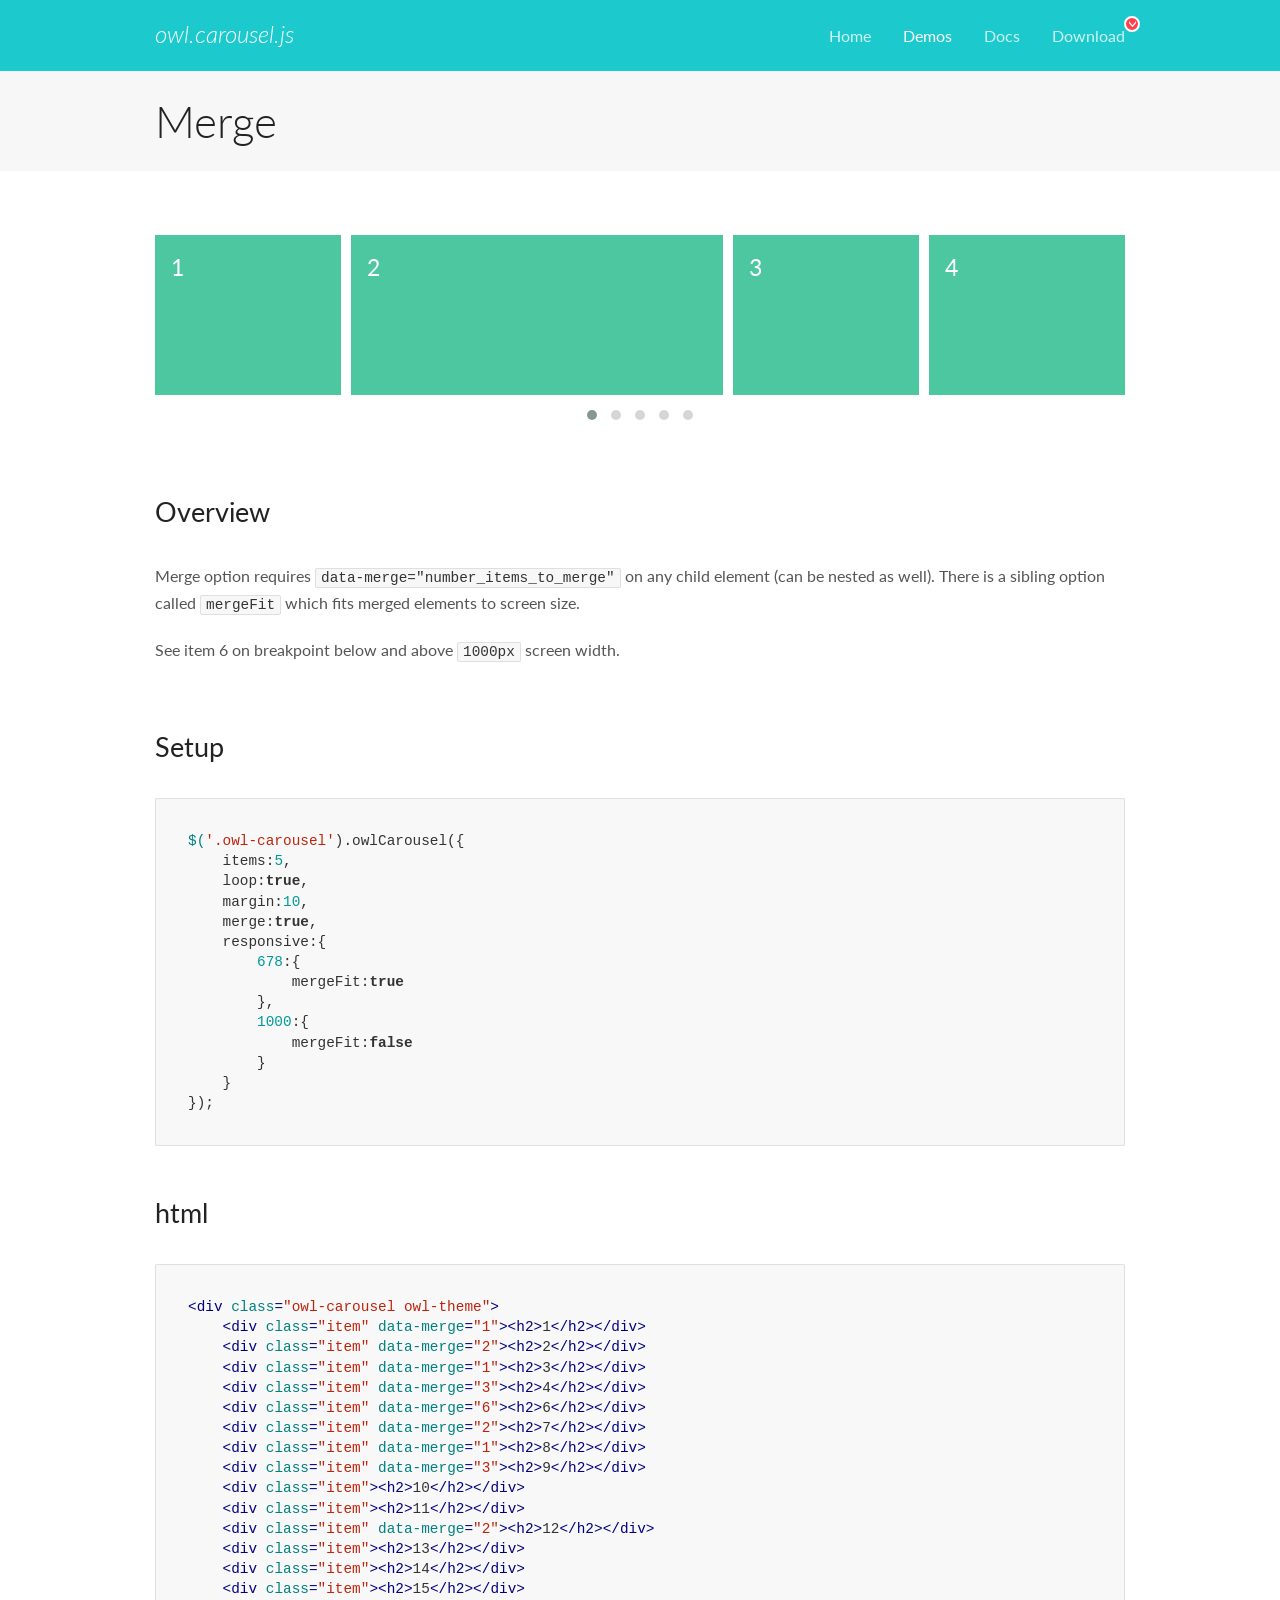
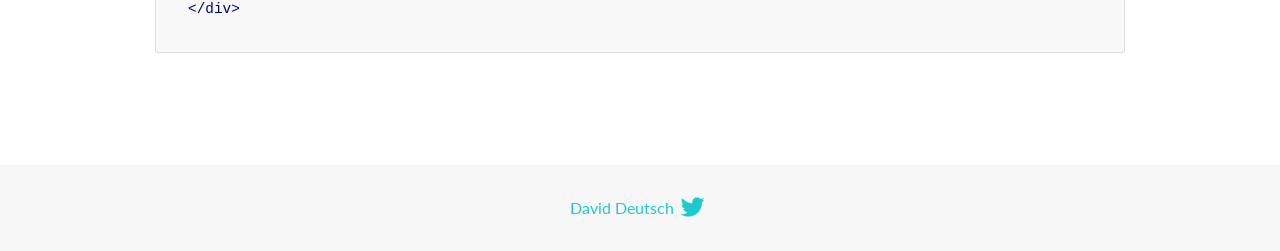
<file: curso pagina web gratis/OwlCarousel2-2.3.4/docs/demos/merge.html>
<!DOCTYPE html>
<html lang="en">
  <head>

    <!-- head -->
    <meta charset="utf-8">
    <meta name="msapplication-tap-highlight" content="no" />
    <meta name="viewport" content="width=device-width, initial-scale=1.0" />
    <meta name="description" content="Merge Items">
    <meta name="author" content="David Deutsch">
    <title>
      Merge Demo | Owl Carousel | 2.3.4
    </title>

    <!-- Stylesheets -->
    <link href='https://fonts.googleapis.com/css?family=Lato:300,400,700,400italic,300italic' rel='stylesheet' type='text/css'>
    <link rel="stylesheet" href="../assets/css/docs.theme.min.css">

    <!-- Owl Stylesheets -->
    <link rel="stylesheet" href="../assets/owlcarousel/assets/owl.carousel.min.css">
    <link rel="stylesheet" href="../assets/owlcarousel/assets/owl.theme.default.min.css">

    <!-- HTML5 shim and Respond.js IE8 support of HTML5 elements and media queries -->

    <!--[if lt IE 9]>
      <script src="https://oss.maxcdn.com/libs/html5shiv/3.7.0/html5shiv.js"></script>
      <script src="https://oss.maxcdn.com/libs/respond.js/1.3.0/respond.min.js"></script>
    <![endif]-->

    <!-- Favicons -->
    <link rel="apple-touch-icon-precomposed" sizes="144x144" href="../assets/ico/apple-touch-icon-144-precomposed.png">
    <link rel="shortcut icon" href="../assets/ico/favicon.png">
    <link rel="shortcut icon" href="favicon.ico">

    <!-- Yeah i know js should not be in header. Its required for demos.-->

    <!-- javascript -->
    <script src="../assets/vendors/jquery.min.js"></script>
    <script src="../assets/owlcarousel/owl.carousel.js"></script>
  </head>
  <body>

    <!-- header -->
    <header class="header">
      <div class="row">
        <div class="large-12 columns">
          <div class="brand left">
            <h3>
              <a href="/OwlCarousel2/">owl.carousel.js</a> 
            </h3>
          </div>
          <a id="toggle-nav" class="right">
            <span></span> <span></span> <span></span> 
          </a> 
          <div class="nav-bar">
            <ul class="clearfix">
              <li> <a href="/OwlCarousel2/index.html">Home</a>  </li>
              <li class="active">
                <a href="/OwlCarousel2/demos/demos.html">Demos</a> 
              </li>
              <li> <a href="/OwlCarousel2/docs/started-welcome.html">Docs</a>  </li>
              <li>
                <a href="https://github.com/OwlCarousel2/OwlCarousel2/archive/2.3.4.zip">Download</a> 
                <span class="download"></span> 
              </li>
            </ul>
          </div>
        </div>
      </div>
    </header>

    <!-- title -->
    <section class="title">
      <div class="row">
        <div class="large-12 columns">
          <h1>Merge</h1>
        </div>
      </div>
    </section>

    <!--  Demos -->
    <section id="demos">
      <div class="row">
        <div class="large-12 columns">
          <div class="owl-carousel owl-theme">
            <div class="item" data-merge="1">
              <h4>1</h4>
            </div>
            <div class="item" data-merge="2">
              <h4>2</h4>
            </div>
            <div class="item" data-merge="1">
              <h4>3</h4>
            </div>
            <div class="item" data-merge="3">
              <h4>4</h4>
            </div>
            <div class="item" data-merge="6">
              <h4>6</h4>
            </div>
            <div class="item" data-merge="2">
              <h4>7</h4>
            </div>
            <div class="item" data-merge="1">
              <h4>8</h4>
            </div>
            <div class="item" data-merge="3">
              <h4>9</h4>
            </div>
            <div class="item">
              <h4>10</h4>
            </div>
            <div class="item">
              <h4>11</h4>
            </div>
            <div class="item" data-merge="2">
              <h4>12</h4>
            </div>
            <div class="item">
              <h4>13</h4>
            </div>
            <div class="item">
              <h4>14</h4>
            </div>
            <div class="item">
              <h4>15</h4>
            </div>
          </div>
          <h3 id="overview">Overview</h3>
          <p>Merge option requires <code>data-merge=&quot;number_items_to_merge&quot;</code> on any child element (can be nested as well). There is a sibling option called <code>mergeFit</code> which fits merged elements to screen size. </p>
          <p>See item 6 on breakpoint below and above <code>1000px</code> screen width.</p>
          <h3 id="setup">Setup</h3>
          <pre><code>$(&#39;.owl-carousel&#39;).owlCarousel({
    items:5,
    loop:true,
    margin:10,
    merge:true,
    responsive:{
        678:{
            mergeFit:true
        },
        1000:{
            mergeFit:false
        }
    }
});</code></pre>
          <h3 id="html">html</h3>
          <pre><code>&lt;div class=&quot;owl-carousel owl-theme&quot;&gt;
    &lt;div class=&quot;item&quot; data-merge=&quot;1&quot;&gt;&lt;h2&gt;1&lt;/h2&gt;&lt;/div&gt;
    &lt;div class=&quot;item&quot; data-merge=&quot;2&quot;&gt;&lt;h2&gt;2&lt;/h2&gt;&lt;/div&gt;
    &lt;div class=&quot;item&quot; data-merge=&quot;1&quot;&gt;&lt;h2&gt;3&lt;/h2&gt;&lt;/div&gt;
    &lt;div class=&quot;item&quot; data-merge=&quot;3&quot;&gt;&lt;h2&gt;4&lt;/h2&gt;&lt;/div&gt;
    &lt;div class=&quot;item&quot; data-merge=&quot;6&quot;&gt;&lt;h2&gt;6&lt;/h2&gt;&lt;/div&gt;
    &lt;div class=&quot;item&quot; data-merge=&quot;2&quot;&gt;&lt;h2&gt;7&lt;/h2&gt;&lt;/div&gt;
    &lt;div class=&quot;item&quot; data-merge=&quot;1&quot;&gt;&lt;h2&gt;8&lt;/h2&gt;&lt;/div&gt;
    &lt;div class=&quot;item&quot; data-merge=&quot;3&quot;&gt;&lt;h2&gt;9&lt;/h2&gt;&lt;/div&gt;
    &lt;div class=&quot;item&quot;&gt;&lt;h2&gt;10&lt;/h2&gt;&lt;/div&gt;
    &lt;div class=&quot;item&quot;&gt;&lt;h2&gt;11&lt;/h2&gt;&lt;/div&gt;
    &lt;div class=&quot;item&quot; data-merge=&quot;2&quot;&gt;&lt;h2&gt;12&lt;/h2&gt;&lt;/div&gt;
    &lt;div class=&quot;item&quot;&gt;&lt;h2&gt;13&lt;/h2&gt;&lt;/div&gt;
    &lt;div class=&quot;item&quot;&gt;&lt;h2&gt;14&lt;/h2&gt;&lt;/div&gt;
    &lt;div class=&quot;item&quot;&gt;&lt;h2&gt;15&lt;/h2&gt;&lt;/div&gt;
&lt;/div&gt;</code></pre>
          <script>
            $(document).ready(function() {
              $('.owl-carousel').owlCarousel({
                items: 5,
                loop: true,
                margin: 10,
                merge: true,
                responsive: {
                  678: {
                    mergeFit: true
                  },
                  1000: {
                    mergeFit: false
                  }
                }
              });
            })
          </script>
        </div>
      </div>
    </section>

    <!-- footer -->
    <footer class="footer">
      <div class="row">
        <div class="large-12 columns">
          <h5>
            <a href="/OwlCarousel2/docs/support-contact.html">David Deutsch</a> 
            <a id="custom-tweet-button" href="https://twitter.com/share?url=https://github.com/OwlCarousel2/OwlCarousel2&text=Owl Carousel - This is so awesome! " target="_blank"></a> 
          </h5>
        </div>
      </div>
    </footer>

    <!-- vendors -->
    <script src="../assets/vendors/highlight.js"></script>
    <script src="../assets/js/app.js"></script>
  </body>
</html>
</file>
<file: estilos.css>
body{
    font-family: 'Poppins', sans-serif;
    cursor: url(imagenes/curs.png), pointer;
}

header{
    background:
    linear-gradient(rgba(84,93,220,.9),
    rgba(96,171,245,.3)),
    url(imagenes/fondo.jpg);
    height: 100vh;
    background-size: cover;
}

header .contenedor {
    /*flexblox separar nombre de los links*/
    display: flex;
    justify-content: space-between;
}

header ul {
    /*poner la lista uno al lado del otro*/

    display: flex;
}

header ul li{
    /*quitarle los puntos a la lista*/

    list-style: none;
      /*separar una palabra de la otra*/
    margin-right: 15px;

}

 a{     
 /*ningun elemento de la pagina a tenga subrayado*/
    text-decoration: none;

}

.contenedor-titulo a , #sobre-mi a{
    font-size: 14px;
    color: #fff;
    background: #5cb8ff;
    padding: 14px 24px;
    width: 128px;
    display:  inline-block;
    /*a es un elemento de linea no funciona ni with ni align-center
    display inline block convierte a elementos de linea como bloque*/
}

.contenedor-titulo{
    text-align: center;
}

.contenedor{
     /*inspeccionar para jugar con lo largo que ocupa en la pantalla*/
    max-width: 1280px;
    width: 90%;
    margin: auto;

}

#contendor-titulo-flex{
    display: flex;
    justify-content: center;
    margin-top: 20vh;
   /* margin-right: 0px;*/
    margin-bottom: 20vh;
   /* margin-left: 10px;*/
    /*se puede escribir tambien asi*/
    /*margin: 18vh 0;*/

}

h1{
    font-size: 60px;
    color: #fff;
    text-align: center;
    margin: 0;
}

h2{
    font-size: 25px;
    color: #fff;
    text-align: center;
}



p.logo{
    color: #fff;
    font-size: 20px;
}

nav ul li a {
    color: #fff;
}


/* SECCION DE SOBRE MI */

h3 {
    text-align: center;
    font-size: 55px;
    font-weight: normal;
}



.contenedor-sobremi{
    display: flex;
    justify-content: space-evenly;
}

.texto{
    /*Disminuir el tamaño del texto*/
    width:48%;
}

/*SECCION SERVICIOS*/

.contenedor-servicios{
    display: flex;
    flex-wrap: wrap;
    justify-content: space-around;
}

.servicio{
    width: 24%;
    padding: 34px 30px 38px 30px;
    border-radius: 10px;
    margin-bottom: 40px;
    position: relative;
    color: #ffff;
}

.servicio h4{
    font-size: 30px;
    margin 0;
}

.servicio p {
    margin-bottom:20px;
    height:194px;
}

.contenedor-servicios .violeta {
    background: linear-gradient(to top, #5055df, #6d68f3);
    box-shadow: 0 12px 30px 0 rgba(80,85,223,.3);
}

.contenedor-servicios .azul {
    background: linear-gradient(to top, #40a8f9, #5cb8ff);
    box-shadow: 0 12px 30px 0 rgba(86,163,222,.3);
}

.icono {
    float: right;
}



.ondas{
    position: absolute;
    left: 0;
    bottom: 0;

}

.yo{
    margin-top: 5vh;
}

#particles-js{
    height: 100%;
}
</file>
<file: particles.js-master/demo/css/style.css>
/* =============================================================================
   HTML5 CSS Reset Minified - Eric Meyer
   ========================================================================== */

html,body,div,span,object,iframe,h1,h2,h3,h4,h5,h6,p,blockquote,pre,abbr,address,cite,code,del,dfn,em,img,ins,kbd,q,samp,small,strong,sub,sup,var,b,i,dl,dt,dd,ol,ul,li,fieldset,form,label,legend,table,caption,tbody,tfoot,thead,tr,th,td,article,aside,canvas,details,figcaption,figure,footer,header,hgroup,menu,nav,section,summary,time,mark,audio,video{margin:0;padding:0;border:0;outline:0;font-size:100%;vertical-align:baseline;background:transparent}
body{line-height:1}
article,aside,details,figcaption,figure,footer,header,hgroup,menu,nav,section{display:block}
nav ul{list-style:none}
blockquote,q{quotes:none}
blockquote:before,blockquote:after,q:before,q:after{content:none}
a{margin:0;padding:0;font-size:100%;vertical-align:baseline;background:transparent;text-decoration:none}
mark{background-color:#ff9;color:#000;font-style:italic;font-weight:bold}
del{text-decoration:line-through}
abbr[title],dfn[title]{border-bottom:1px dotted;cursor:help}
table{border-collapse:collapse;border-spacing:0}
hr{display:block;height:1px;border:0;border-top:1px solid #ccc;margin:1em 0;padding:0}
input,select{vertical-align:middle}
li{list-style:none}


/* =============================================================================
   My CSS
   ========================================================================== */

/* ---- base ---- */

html,body{ 
	width:100%;
	height:100%;
	background:#111;
}

html{
  -webkit-tap-highlight-color: rgba(0, 0, 0, 0);
}

body{
  font:normal 75% Arial, Helvetica, sans-serif;
}

canvas{
  display:block;
  vertical-align:bottom;
}


/* ---- stats.js ---- */

.count-particles{
  background: #000022;
  position: absolute;
  top: 48px;
  left: 0;
  width: 80px;
  color: #13E8E9;
  font-size: .8em;
  text-align: left;
  text-indent: 4px;
  line-height: 14px;
  padding-bottom: 2px;
  font-family: Helvetica, Arial, sans-serif;
  font-weight: bold;
}

.js-count-particles{
  font-size: 1.1em;
}

#stats,
.count-particles{
  -webkit-user-select: none;
  margin-top: 5px;
  margin-left: 5px;
}

#stats{
  border-radius: 3px 3px 0 0;
  overflow: hidden;
}

.count-particles{
  border-radius: 0 0 3px 3px;
}


/* ---- particles.js container ---- */

#particles-js{
  width: 100%;
  height: 100%;
  background-color: #b61924;
  background-image: url('');
  background-size: cover;
  background-position: 50% 50%;
  background-repeat: no-repeat;
}
</file>
